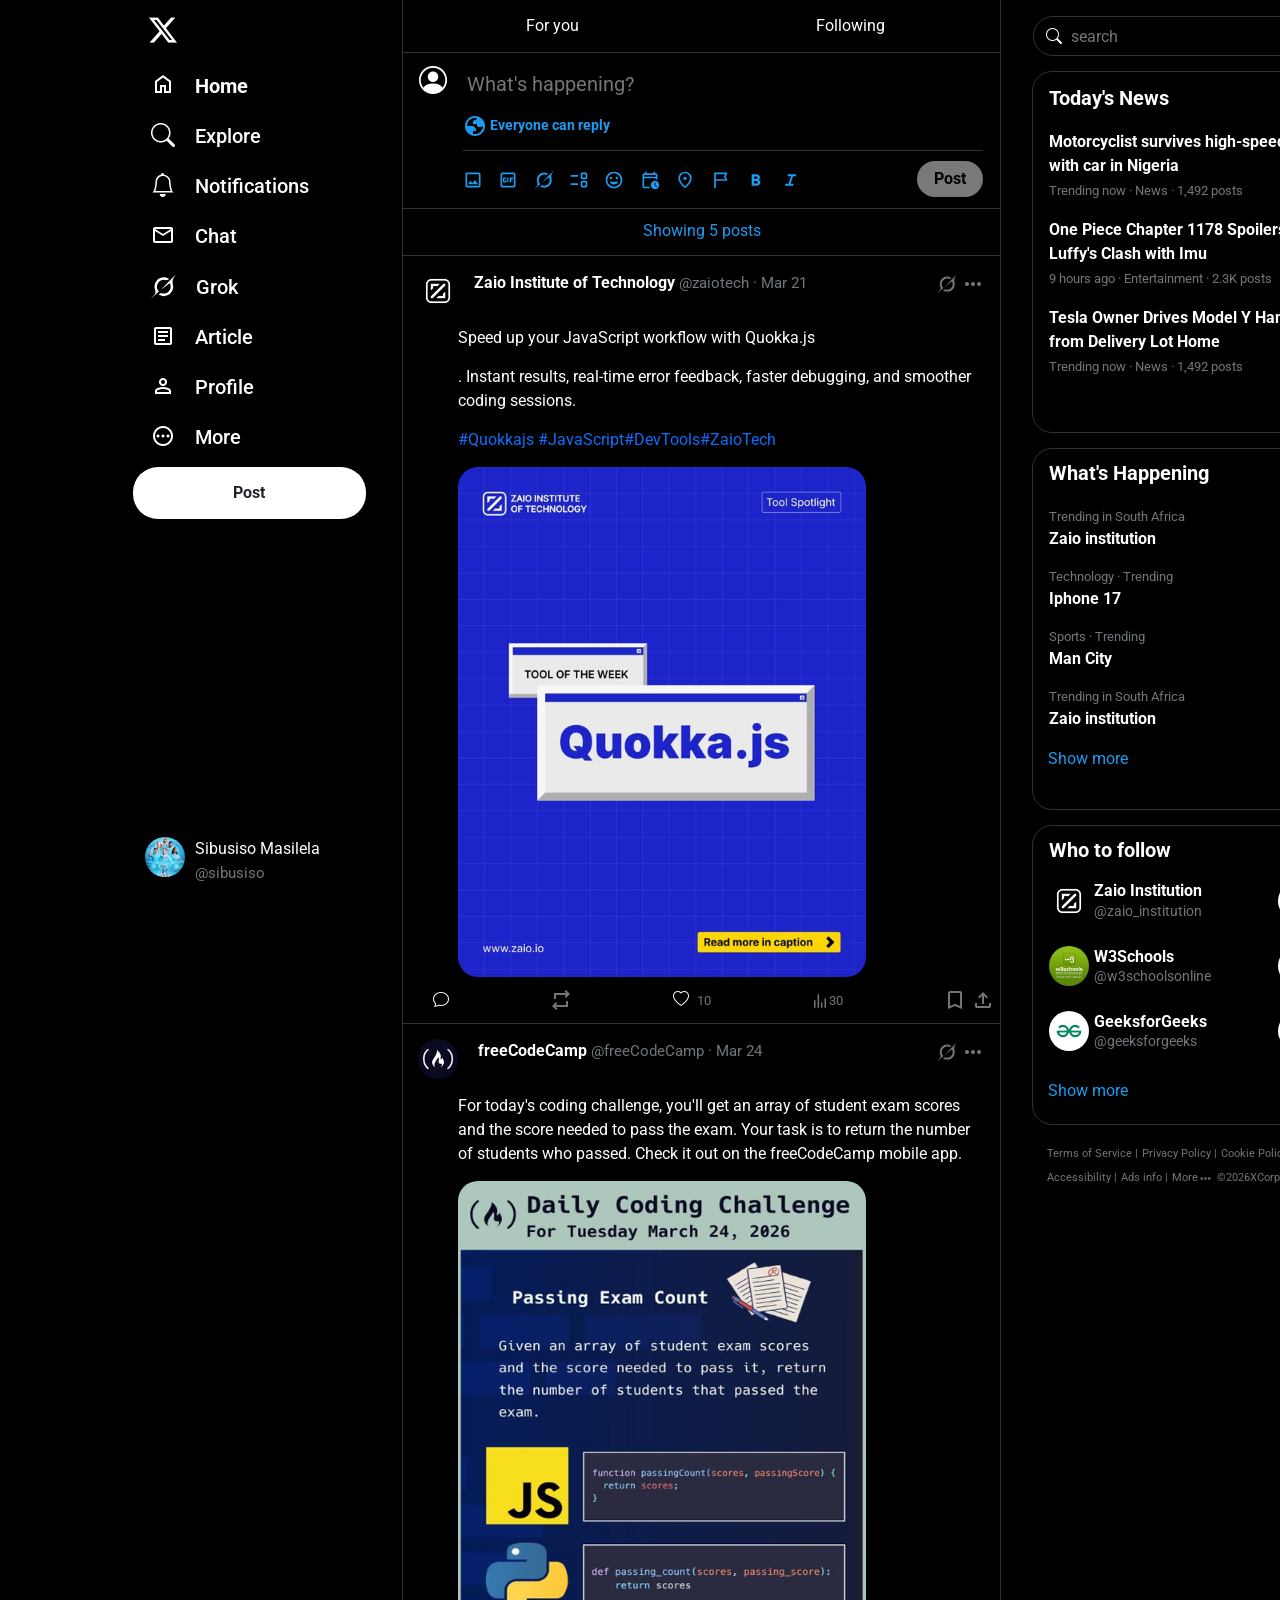
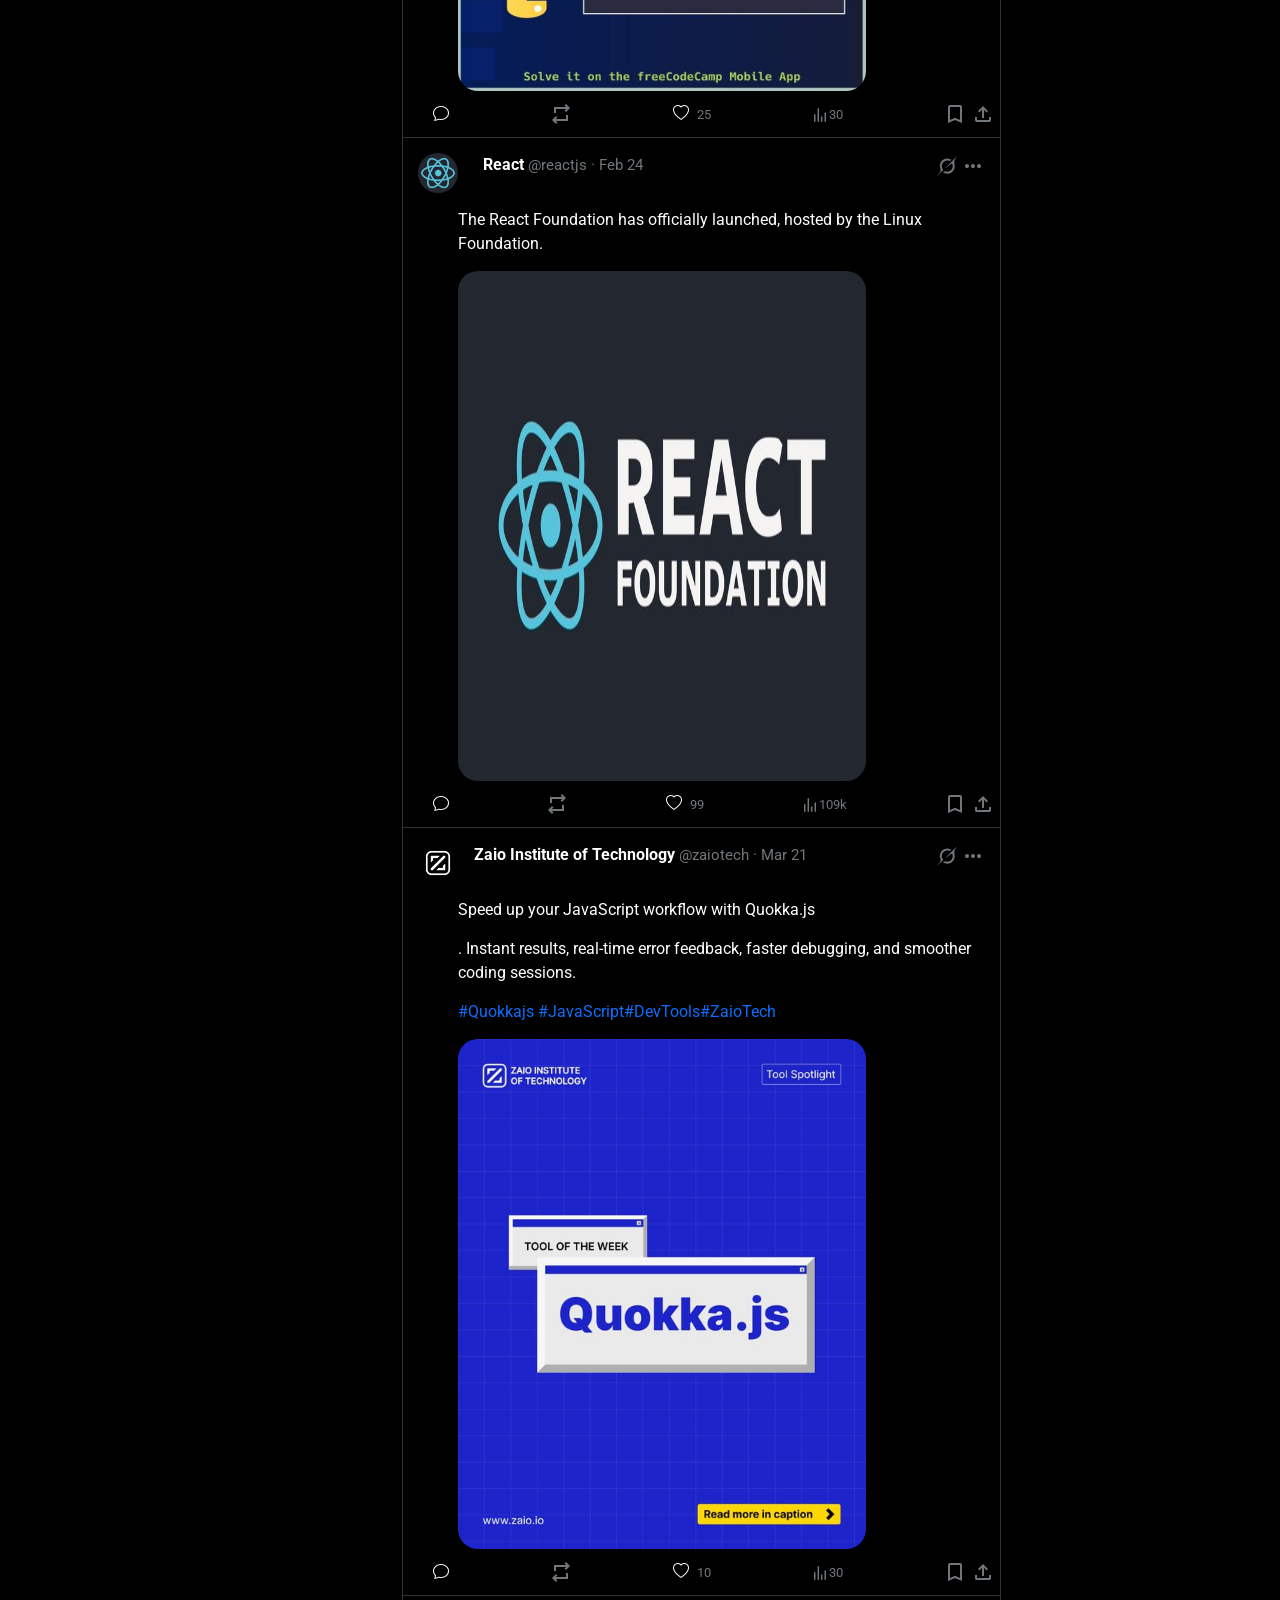
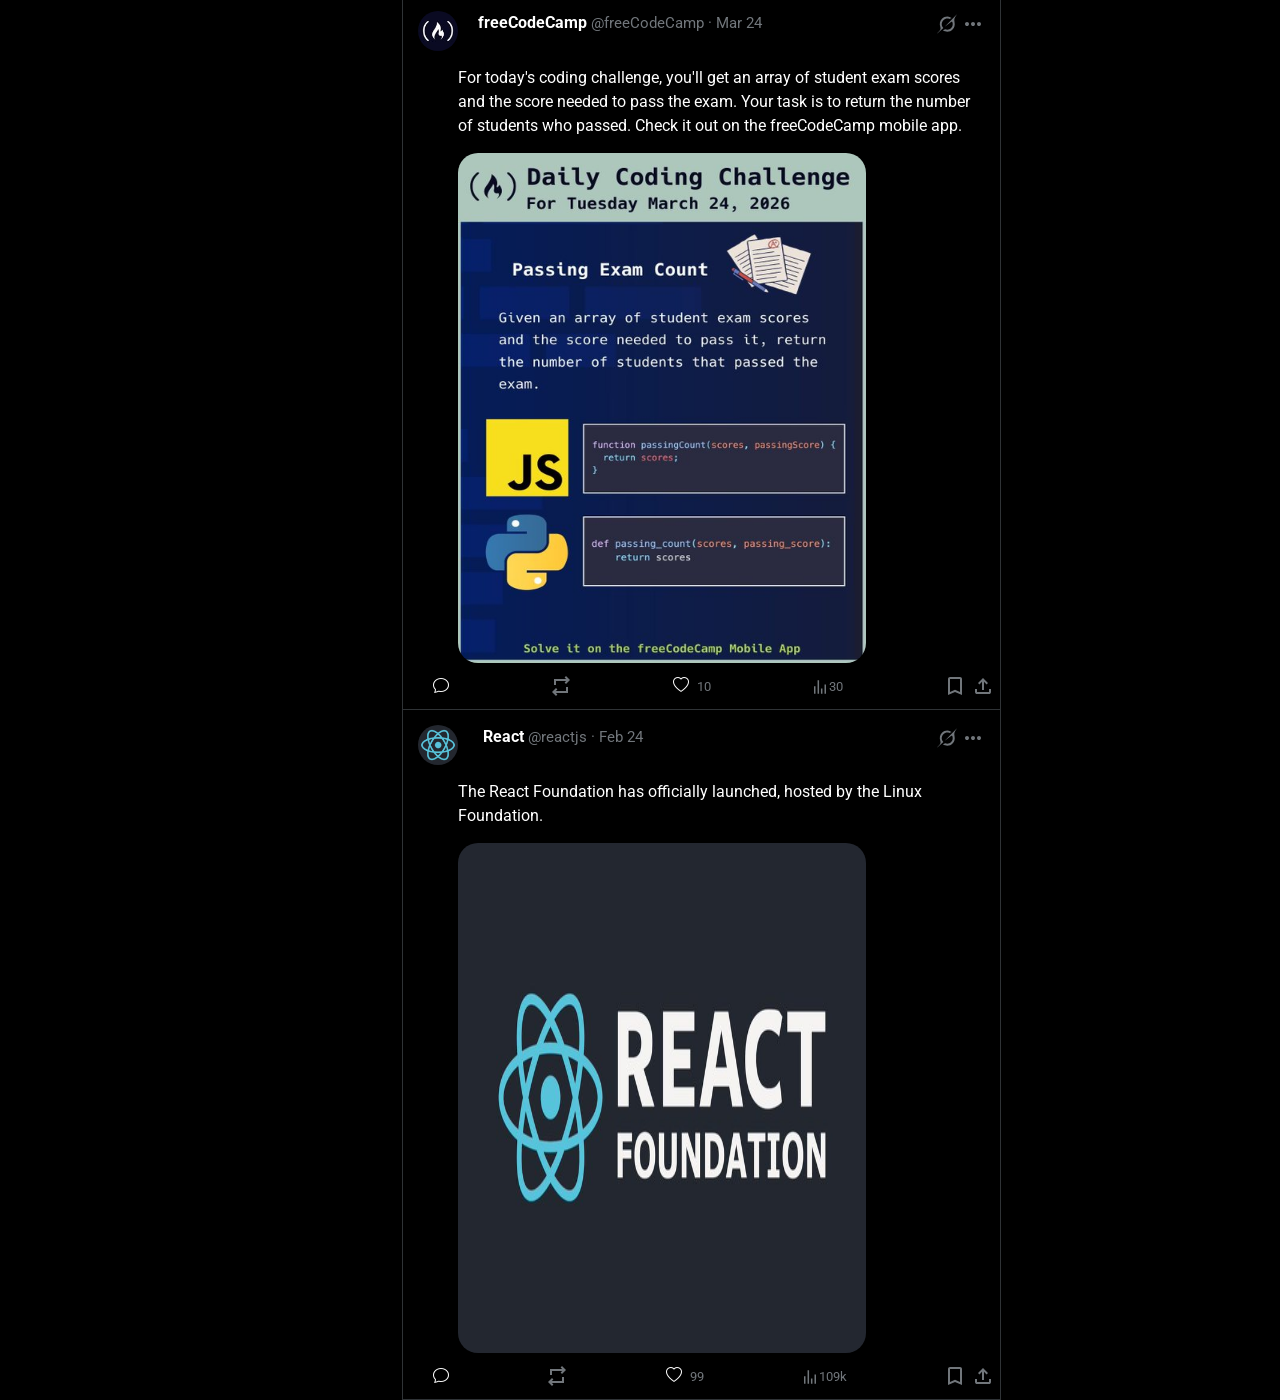
<file: index.html>
<!doctype html>
<html lang="en">
  <head>
    <meta charset="UTF-8" />
    <meta name="viewport" content="width=device-width, initial-scale=1.0" />
    <title>Twitter Landing Page</title>
    <link
      href="https://cdn.jsdelivr.net/npm/bootstrap@5.3.8/dist/css/bootstrap.min.css"
      rel="stylesheet"
      integrity="sha384-sRIl4kxILFvY47J16cr9ZwB07vP4J8+LH7qKQnuqkuIAvNWLzeN8tE5YBujZqJLB"
      crossorigin="anonymous"
    />
    <link
      rel="stylesheet"
      href="https://cdn.jsdelivr.net/npm/bootstrap-icons@1.13.1/font/bootstrap-icons.min.css"
    />
    <link
      rel="stylesheet"
      href="https://fonts.googleapis.com/css2?family=Material+Symbols+Outlined:opsz,wght,FILL,GRAD@20..48,100..700,0..1,-50..200"
    />
    <link rel="icon" href="https://abs.twimg.com/favicons/twitter.3.ico" />
    <link rel="stylesheet" href="styles.css" />
    <link rel="stylesheet" href="responsive.css" />
  </head>
  <body>
    <div class="main-body">
      <div
        class="header d-flex flex-column align-items-end justify-content-between"
      >
        <div class="sidebar">
          <div class="side-bar-links">
            <div class="logo">
              <div class="logo-item px-3">
                <i class="fs-3 bi bi-twitter-x"></i>
              </div>
            </div>
            <div class="sidebar-item">
              <a
                href="index.html"
                class="s-item item fs-5 fw-bold text-decoration-none text-white"
              >
                <span class="material-symbols-outlined"> home </span>
                Home</a
              >
            </div>
            <div class="sidebar-item">
              <a
                href="explore.html"
                class="s-item item fs-5 fw-medium text-decoration-none text-white"
              >
                <i class="fs-4 bi bi-search"></i> Explore</a
              >
            </div>
            <div class="sidebar-item">
              <span class="s-item item fs-5 fw-medium">
                <i class="fs-4 bi bi-bell"></i>
                Notifications</span
              >
            </div>
            <div class="sidebar-item">
              <span class="s-item item fs-5 fw-medium">
                <span class="material-symbols-outlined"> mail </span>
                Chat</span
              >
            </div>
            <div class="sidebar-item">
              <span class="s-item item fs-5 fw-medium">
                <img src="assets/grok.svg" alt="grok" /> Grok</span
              >
            </div>
            <div class="sidebar-item">
              <span class="s-item item fs-5 fw-medium">
                <span class="material-symbols-outlined"> article </span
                >Article</span
              >
            </div>
            <div class="sidebar-item">
              <span class="s-item item fs-5 fw-medium">
                <span class="material-symbols-outlined"> person </span>
                Profile</span
              >
            </div>
            <div class="sidebar-item">
              <span class="s-item item fs-5 fw-medium">
                <span class="material-symbols-outlined"> pending </span>
                More</span
              >
            </div>
            <div
              class="tweet bg-white d-flex align-items-center justify-content-center"
            >
              <span class="bg-white text-dark fs-6 fw-bold">Post</span>
            </div>
          </div>
          <div class="profile">
            <div class="sidebar-footer d-flex mb-3">
              <div class="header-footer-img">
                <span><img src="assets/myProfile.png" alt="my profile" /></span>
              </div>
              <div class="header-footer-profile">
                <span>Sibusiso Masilela</span>
                <span class="header-profile-email">@sibusiso</span>
              </div>
            </div>
          </div>
        </div>
      </div>
      <div class="main">
        <div class="main-top">
          <div class="top-left">
            <span>For you</span>
          </div>
          <div class="top-right">
            <span>Following</span>
          </div>
        </div>
        <div class="post-message">
          <span class="message-profile"
            ><i class="fs-3 mx-3 my-2 bi bi-person-circle"></i
          ></span>
          <input
            class="message my-1 fs-5 border border-0"
            type="text"
            placeholder="What's happening?"
          />
          <span class="fs-8 fw-bold globe"
            ><img src="assets/globe.svg" alt="globe" /> Everyone can reply</span
          >
          <div
            class="message-icons d-flex justify-content-space-between align-items-center"
          >
            <div
              class="message-icon-item d-flex justify-content-space-between align-items-center"
            >
              <div class="message-icon">
                <span class="icon fs-8"
                  ><img src="assets/image.svg" alt="image"
                /></span>
              </div>
              <div class="message-icon">
                <span class="fs-8"><img src="assets/gif.svg" alt="gif" /></span>
              </div>
              <div class="message-icon">
                <span class="fs-8"
                  ><img src="assets/blue_grok.svg" alt="grok"
                /></span>
              </div>
              <div class="message-icon">
                <span class="fs-8"
                  ><img src="assets/list.svg" alt="list"
                /></span>
              </div>
              <div class="message-icon">
                <span class="fs-8"
                  ><img src="assets/mood.svg" alt="smile"
                /></span>
              </div>
              <div class="message-icon">
                <span class="fs-8"
                  ><img src="assets/calendar_clock.svg" alt="calendar"
                /></span>
              </div>

              <div class="message-icon">
                <span class="fs-8"
                  ><img src="assets/location.svg" alt="location"
                /></span>
              </div>
              <div class="message-icon">
                <span class="fs-8"
                  ><img src="assets/flag.svg" alt="flag"
                /></span>
              </div>
              <div class="message-icon">
                <span class="fs-8"
                  ><img src="assets/bold.svg" alt="bold"
                /></span>
              </div>
              <div class="message-icon">
                <span class="fs-8"
                  ><img src="assets/italic.svg" alt="italic"
                /></span>
              </div>
            </div>
            <div class="btn-post-message">
              <button
                class="post text-black fw-bold border border-0 rounded-pill"
              >
                Post
              </button>
            </div>
          </div>
        </div>
        <div class="num-post">
          <p class="text-center text">Showing 5 posts</p>
        </div>
        <div class="posts">
          <div class="x-post">
            <div class="x-post-profile">
              <div class="x-post-profile-img">
                <img src="assets/zaio.png" alt="zaio" />
              </div>
              <div class="x-post-profile-details">
                <span class="x-post-title fw-bold"
                  >Zaio Institute of Technology</span
                >
                <span class="x-post-date">@zaiotech · Mar 21</span>
              </div>
              <div class="x-icons">
                <span class="grey_grok"
                  ><img src="assets/grey_grok.svg" alt="grey_grok"
                /></span>
                <span><img src="assets/dots.svg" alt="dots" /></span>
              </div>
            </div>
            <div class="x-post-details">
              <span>Speed up your JavaScript workflow with Quokka.js</span>
              <span
                >. Instant results, real-time error feedback, faster debugging,
                and smoother coding sessions.
              </span>
              <span
                ><a class="text-decoration-none" href="#">#Quokkajs</a>
                <a class="text-decoration-none" href="#">#JavaScript</a
                ><a class="text-decoration-none" href="#">#DevTools</a
                ><a class="text-decoration-none" href="#">#ZaioTech</a></span
              >
              <div class="post-details-pics">
                <img src="assets/zaio-post.png" alt="zaio-post" />
              </div>
            </div>
            <div class="post-footer">
              <div class="footer-icon">
                <span><i class="bi bi-chat"></i></span>
              </div>
              <div class="footer-icon">
                <span><img src="assets/repeat.svg" alt="repeat" /></span>
              </div>
              <div class="footer-icon">
                <span><i class="bi bi-heart"></i></span>
                <span class="like-count">10</span>
              </div>
              <div class="footer-icon">
                <span class="num-impression"
                  ><img
                    class="impression"
                    src="assets/impression.svg"
                    alt="impression"
                  />30</span
                >
              </div>
              <div class="footer-icon">
                <span
                  ><img src="assets/grey_bookmark.svg" alt="grey_bookmark"
                /></span>
                <span><img src="assets/upload.svg" alt="upload" /></span>
              </div>
            </div>
          </div>
          <div class="x-post">
            <div class="x-post-profile">
              <div class="x-post-profile-img">
                <img src="assets/freeCodeCamp.png" alt="freeCodeCamp" />
              </div>
              <div class="x-post-profile-details codeCamp">
                <span class="x-post-title fw-bold">freeCodeCamp</span>
                <span class="x-post-date">@freeCodeCamp · Mar 24</span>
              </div>
              <div class="x-icons">
                <span class="grey_grok"
                  ><img src="assets/grey_grok.svg" alt="grey_grok"
                /></span>
                <span><img src="assets/dots.svg" alt="dots" /></span>
              </div>
            </div>
            <div class="x-post-details">
              <span
                >For today's coding challenge, you'll get an array of student
                exam scores and the score needed to pass the exam. Your task is
                to return the number of students who passed. Check it out on the
                freeCodeCamp mobile app.
              </span>

              <div class="post-details-pics">
                <img src="assets/codeCampPost.png" alt="codeCampPost" />
              </div>
            </div>
            <div class="post-footer">
              <div class="footer-icon">
                <span><i class="bi bi-chat"></i></span>
              </div>
              <div class="footer-icon">
                <span><img src="assets/repeat.svg" alt="repeat" /></span>
              </div>
              <div class="footer-icon">
                <span><i class="bi bi-heart"></i></span>
                <span class="like-count">25</span>
              </div>
              <div class="footer-icon">
                <span class="num-impression"
                  ><img
                    class="impression"
                    src="assets/impression.svg"
                    alt="impression"
                  />30</span
                >
              </div>
              <div class="footer-icon">
                <span
                  ><img src="assets/grey_bookmark.svg" alt="grey_bookmark"
                /></span>
                <span><img src="assets/upload.svg" alt="upload" /></span>
              </div>
            </div>
          </div>
          <div class="x-post">
            <div class="x-post-profile">
              <div class="x-post-profile-img">
                <img src="assets/react.png" alt="react" />
              </div>
              <div class="x-post-profile-details react">
                <span class="x-post-title fw-bold">React</span>
                <span class="x-post-date">@reactjs · Feb 24</span>
              </div>
              <div class="x-icons">
                <span class="grey_grok"
                  ><img src="assets/grey_grok.svg" alt="grey_grok"
                /></span>
                <span><img src="assets/dots.svg" alt="dots" /></span>
              </div>
            </div>
            <div class="x-post-details">
              <span
                >The React Foundation has officially launched, hosted by the
                Linux Foundation.
              </span>

              <div class="post-details-pics react-pic">
                <img src="assets/react_post.png" alt="react-post" />
              </div>
            </div>
            <div class="post-footer">
              <div class="footer-icon">
                <span><i class="bi bi-chat"></i></span>
              </div>
              <div class="footer-icon">
                <span><img src="assets/repeat.svg" alt="repeat" /></span>
              </div>
              <div class="footer-icon">
                <span><i class="bi bi-heart"></i></span>
                <span class="like-count">99</span>
              </div>
              <div class="footer-icon">
                <span class="num-impression"
                  ><img
                    class="impression"
                    src="assets/impression.svg"
                    alt="impression"
                  />109k</span
                >
              </div>
              <div class="footer-icon">
                <span
                  ><img src="assets/grey_bookmark.svg" alt="grey_bookmark"
                /></span>
                <span><img src="assets/upload.svg" alt="upload" /></span>
              </div>
            </div>
          </div>
          <div class="x-post">
            <div class="x-post-profile">
              <div class="x-post-profile-img">
                <img src="assets/zaio.png" alt="zaio" />
              </div>
              <div class="x-post-profile-details">
                <span class="x-post-title fw-bold"
                  >Zaio Institute of Technology</span
                >
                <span class="x-post-date">@zaiotech · Mar 21</span>
              </div>
              <div class="x-icons">
                <span class="grey_grok"
                  ><img src="assets/grey_grok.svg" alt="grey_grok"
                /></span>
                <span><img src="assets/dots.svg" alt="dots" /></span>
              </div>
            </div>
            <div class="x-post-details">
              <span>Speed up your JavaScript workflow with Quokka.js</span>
              <span
                >. Instant results, real-time error feedback, faster debugging,
                and smoother coding sessions.
              </span>
              <span
                ><a class="text-decoration-none" href="#">#Quokkajs</a>
                <a class="text-decoration-none" href="#">#JavaScript</a
                ><a class="text-decoration-none" href="#">#DevTools</a
                ><a class="text-decoration-none" href="#">#ZaioTech</a></span
              >
              <div class="post-details-pics">
                <img src="assets/zaio-post.png" alt="zaio-post" />
              </div>
            </div>
            <div class="post-footer">
              <div class="footer-icon">
                <span><i class="bi bi-chat"></i></span>
              </div>
              <div class="footer-icon">
                <span><img src="assets/repeat.svg" alt="repeat" /></span>
              </div>
              <div class="footer-icon">
                <span><i class="bi bi-heart"></i></span>
                <span class="like-count">10</span>
              </div>
              <div class="footer-icon">
                <span class="num-impression"
                  ><img
                    class="impression"
                    src="assets/impression.svg"
                    alt="impression"
                  />30</span
                >
              </div>
              <div class="footer-icon">
                <span
                  ><img src="assets/grey_bookmark.svg" alt="grey_bookmark"
                /></span>
                <span><img src="assets/upload.svg" alt="upload" /></span>
              </div>
            </div>
          </div>
          <div class="x-post">
            <div class="x-post-profile">
              <div class="x-post-profile-img">
                <img src="assets/freeCodeCamp.png" alt="freeCodeCamp" />
              </div>
              <div class="x-post-profile-details codeCamp">
                <span class="x-post-title fw-bold">freeCodeCamp</span>
                <span class="x-post-date">@freeCodeCamp · Mar 24</span>
              </div>
              <div class="x-icons">
                <span class="grey_grok"
                  ><img src="assets/grey_grok.svg" alt="grey_grok"
                /></span>
                <span><img src="assets/dots.svg" alt="dots" /></span>
              </div>
            </div>
            <div class="x-post-details">
              <span
                >For today's coding challenge, you'll get an array of student
                exam scores and the score needed to pass the exam. Your task is
                to return the number of students who passed. Check it out on the
                freeCodeCamp mobile app.
              </span>

              <div class="post-details-pics">
                <img src="assets/codeCampPost.png" alt="codeCampPost" />
              </div>
            </div>
            <div class="post-footer">
              <div class="footer-icon">
                <span><i class="bi bi-chat"></i></span>
              </div>
              <div class="footer-icon">
                <span><img src="assets/repeat.svg" alt="repeat" /></span>
              </div>
              <div class="footer-icon">
                <span><i class="bi bi-heart"></i></span>
                <span class="like-count">10</span>
              </div>
              <div class="footer-icon">
                <span class="num-impression"
                  ><img
                    class="impression"
                    src="assets/impression.svg"
                    alt="impression"
                  />30</span
                >
              </div>
              <div class="footer-icon">
                <span
                  ><img src="assets/grey_bookmark.svg" alt="grey_bookmark"
                /></span>
                <span><img src="assets/upload.svg" alt="upload" /></span>
              </div>
            </div>
          </div>
          <div class="x-post">
            <div class="x-post-profile">
              <div class="x-post-profile-img">
                <img src="assets/react.png" alt="react" />
              </div>
              <div class="x-post-profile-details react">
                <span class="x-post-title fw-bold">React</span>
                <span class="x-post-date">@reactjs · Feb 24</span>
              </div>
              <div class="x-icons">
                <span class="grey_grok"
                  ><img src="assets/grey_grok.svg" alt="grey_grok"
                /></span>
                <span><img src="assets/dots.svg" alt="dots" /></span>
              </div>
            </div>
            <div class="x-post-details">
              <span
                >The React Foundation has officially launched, hosted by the
                Linux Foundation.
              </span>

              <div class="post-details-pics react-pic">
                <img src="assets/react_post.png" alt="react-post" />
              </div>
            </div>
            <div class="post-footer">
              <div class="footer-icon">
                <span><i class="bi bi-chat"></i></span>
              </div>
              <div class="footer-icon">
                <span><img src="assets/repeat.svg" alt="repeat" /></span>
              </div>
              <div class="footer-icon">
                <span><i class="bi bi-heart"></i></span>
                <span class="like-count">99</span>
              </div>
              <div class="footer-icon">
                <span class="num-impression"
                  ><img
                    class="impression"
                    src="assets/impression.svg"
                    alt="impression"
                  />109k</span
                >
              </div>
              <div class="footer-icon">
                <span
                  ><img src="assets/grey_bookmark.svg" alt="grey_bookmark"
                /></span>
                <span><img src="assets/upload.svg" alt="upload" /></span>
              </div>
            </div>
          </div>
        </div>
      </div>
      <div class="footer">
        <div class="searchbar rounded-pill mx-3">
          <span><i class="fs-6 bi bi-search"></i></span>
          <input class="border-0" type="text" placeholder="search" />
        </div>
        <div class="today-news">
          <div class="news-title">
            <span>
              <h5 class="fw-bold">Today's News</h5>
              <i class="fs-4 bi bi-x"></i
            ></span>
          </div>
          <div class="news">
            <div class="n-title">
              <span class="fw-bold fs-7"
                >Motorcyclist survives high-speed collision with car in
                Nigeria</span
              >
            </div>
            <div class="n-details">
              <span class="small-detail"
                >Trending now · News · 1,492 posts</span
              >
            </div>
          </div>
          <div class="news">
            <div class="n-title">
              <span class="fw-bold fs-7"
                >One Piece Chapter 1178 Spoilers Reveal Luffy's Clash with
                Imu</span
              >
            </div>
            <div class="n-details">
              <span class="small-detail"
                >9 hours ago · Entertainment · 2.3K posts</span
              >
            </div>
          </div>
          <div class="news">
            <div class="n-title">
              <span class="fw-bold fs-7"
                >Tesla Owner Drives Model Y Hands-Free from Delivery Lot
                Home</span
              >
            </div>
            <div class="n-details">
              <span class="small-detail"
                >Trending now · News · 1,492 posts</span
              >
            </div>
          </div>
        </div>
        <div class="sticky-footer">
          <div class="whats-happening today-news">
            <div class="news-title">
              <span>
                <h5 class="fw-bold">What's Happening</h5>
              </span>
            </div>
            <div class="news">
              <div class="n-details w-details">
                <span class="small-detail">Trending in South Africa</span>
                <img src="assets/dots.svg" alt="dots" />
              </div>
              <div class="n-title">
                <span class="fw-bold fs-7">Zaio institution</span>
              </div>
            </div>
            <div class="news">
              <div class="n-details w-details">
                <span class="small-detail">Technology · Trending</span>
                <img src="assets/dots.svg" alt="dots" />
              </div>
              <div class="n-title">
                <span class="fw-bold fs-7">Iphone 17</span>
              </div>
            </div>
            <div class="news">
              <div class="n-details w-details">
                <span class="small-detail">Sports · Trending</span>
                <img src="assets/dots.svg" alt="dots" />
              </div>
              <div class="n-title">
                <span class="fw-bold fs-7">Man City</span>
              </div>
            </div>
            <div class="news">
              <div class="n-details w-details">
                <span class="small-detail">Trending in South Africa</span>
                <img src="assets/dots.svg" alt="dots" />
              </div>
              <div class="n-title">
                <span class="fw-bold fs-7">Zaio institution</span>
              </div>
            </div>
            <div class="show-more">
              <span>Show more</span>
            </div>
          </div>
          <div class="who-to-follow">
            <div class="follow-title">
              <span>
                <h5 class="fw-bold">Who to follow</h5>
              </span>
            </div>
            <div class="follow">
              <div class="follow-details">
                <div class="follow-image">
                  <img src="assets/zaio.png" alt="zaio" />
                </div>
                <div class="follow-profile">
                  <span class="follow-profile fw-bolder">
                    Zaio Institution</span
                  >
                  <span class="follow-acc">@zaio_institution</span>
                </div>
              </div>
              <div class="follow-button">
                <button
                  class="btn border border-0 w-78 bg-white fw-bold text-dark rounded-pill"
                >
                  Follow
                </button>
              </div>
            </div>
            <div class="follow">
              <div class="follow-details">
                <div class="follow-image">
                  <img src="assets/w3schools.png" alt="w3schools" />
                </div>
                <div class="follow-profile">
                  <span class="follow-profile fw-bolder">W3Schools</span>
                  <span class="follow-acc">@w3schoolsonline</span>
                </div>
              </div>
              <div class="follow-button">
                <button
                  class="btn border border-0 w-78 bg-white fw-bold text-dark rounded-pill"
                >
                  Follow
                </button>
              </div>
            </div>
            <div class="follow">
              <div class="follow-details">
                <div class="follow-image">
                  <img src="assets/geek4geeks.png" alt="geeksforgeeks" />
                </div>
                <div class="follow-profile">
                  <span class="follow-profile fw-bolder">GeeksforGeeks</span>
                  <span class="follow-acc">@geeksforgeeks</span>
                </div>
              </div>
              <div class="follow-button">
                <button
                  class="btn border border-0 w-78 bg-white fw-bold text-dark rounded-pill"
                >
                  Follow
                </button>
              </div>
            </div>

            <div class="show-more">
              <span>Show more</span>
            </div>
          </div>
          <div class="footer-details">
            <div class="f-detail">
              <span>Terms of Service |</span>
              <span>Privacy Policy |</span>
              <span>Cookie Policy |</span>
              <span>Accessibility |</span>
              <span>Ads info |</span>
              <span>More<img src="assets/dots.svg" alt="dots" /></span>
              <span>©2026XCorp.</span>
            </div>
          </div>
        </div>
      </div>
    </div>
    <script src="script.js"></script>
  </body>
</html>
</file>
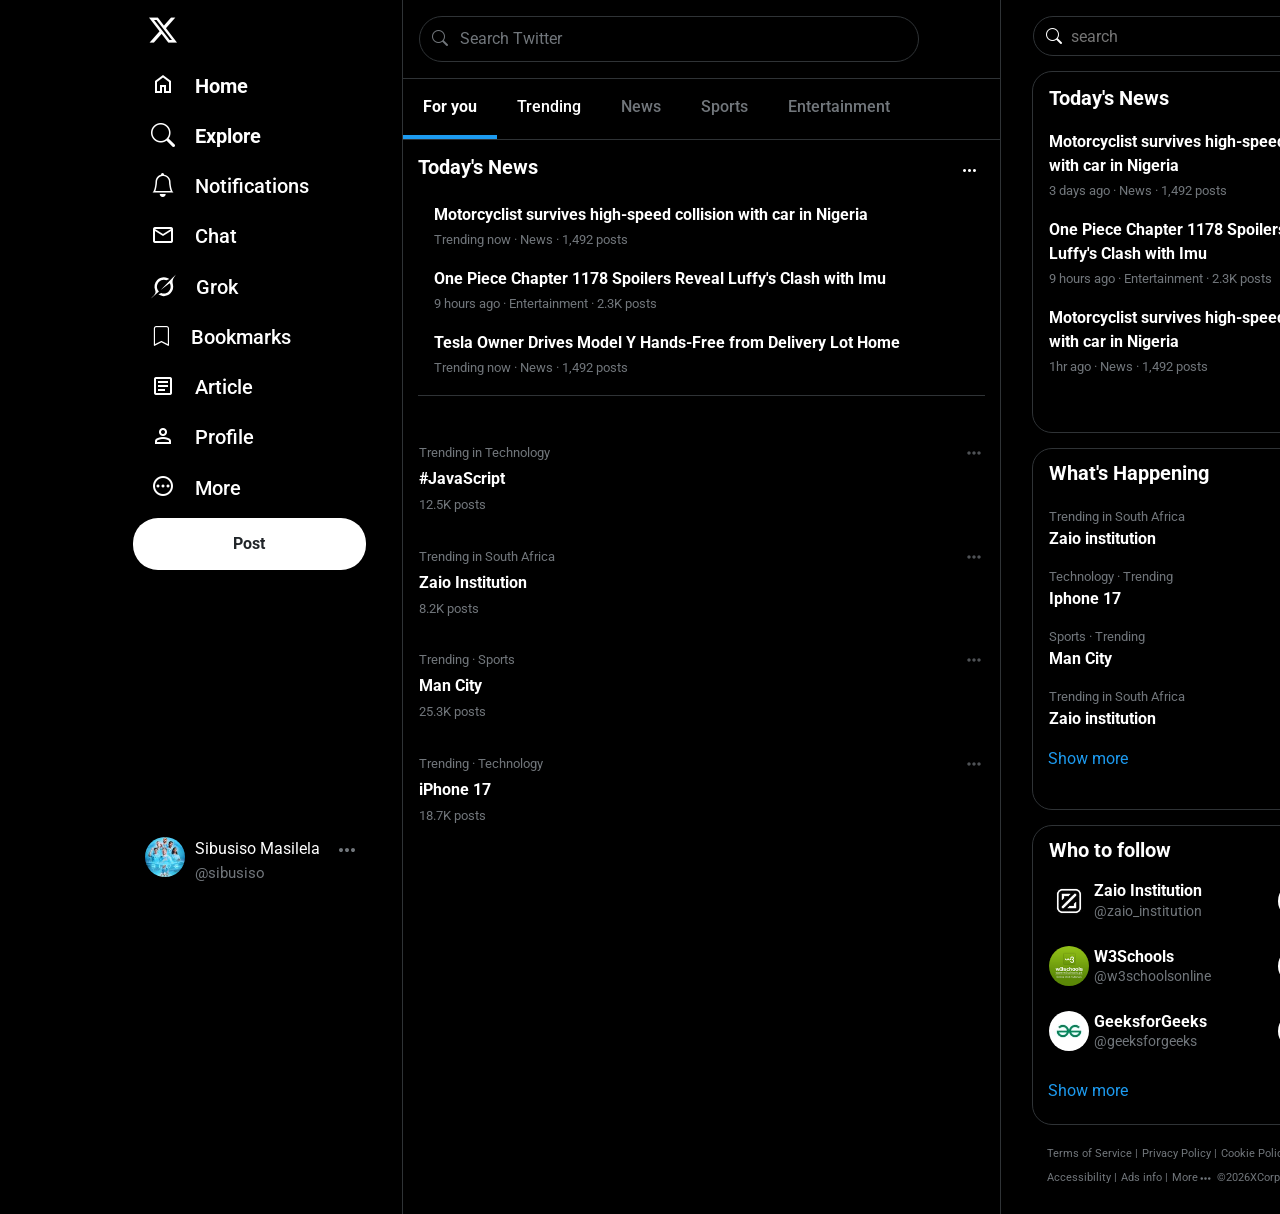
<file: explore.html>
<!doctype html>
<html lang="en">
  <head>
    <meta charset="UTF-8" />
    <meta name="viewport" content="width=device-width, initial-scale=1.0" />
    <title>Explore - Twitter</title>
    <link
      href="https://cdn.jsdelivr.net/npm/bootstrap@5.3.8/dist/css/bootstrap.min.css"
      rel="stylesheet"
      integrity="sha384-sRIl4kxILFvY47J16cr9ZwB07vP4J8+LH7qKQnuqkuIAvNWLzeN8tE5YBujZqJLB"
      crossorigin="anonymous"
    />
    <link
      rel="stylesheet"
      href="https://cdn.jsdelivr.net/npm/bootstrap-icons@1.13.1/font/bootstrap-icons.min.css"
    />
    <link
      rel="stylesheet"
      href="https://fonts.googleapis.com/css2?family=Material+Symbols+Outlined:opsz,wght,FILL,GRAD@20..48,100..700,0..1,-50..200"
    />
    <link rel="stylesheet" href="styles.css" />
    <link rel="stylesheet" href="responsive.css" />
  </head>
  <body>
    <div class="main-body">
      <div
        class="header d-flex flex-column align-items-end justify-content-between"
      >
        <div class="sidebar">
          <div class="side-bar-links">
            <div class="logo">
              <div class="logo-item px-3">
                <i class="fs-3 bi bi-twitter-x"></i>
              </div>
            </div>
            <div class="sidebar-item">
              <a
                href="index.html"
                class="s-item item fw-bold fs-5 text-decoration-none text-white"
              >
                <span class="material-symbols-outlined"> home </span>
                Home</a
              >
            </div>
            <div class="sidebar-item">
              <span class="s-item item fs-5 fw-bold active">
                <i class="fs-4 bi bi-search"></i> Explore</span
              >
            </div>
            <div class="sidebar-item">
              <span class="s-item item fs-5 fw-medium">
                <i class="fs-4 bi bi-bell"></i>
                Notifications</span
              >
            </div>
            <div class="sidebar-item">
              <span class="s-item item fs-5 fw-medium">
                <span class="material-symbols-outlined"> mail </span> Chat</span
              >
            </div>
            <div class="sidebar-item">
              <span class="s-item item fs-5 fw-medium">
                <img src="assets/grok.svg" alt="grok" /> Grok</span
              >
            </div>
            <div class="sidebar-item">
              <span class="s-item item fs-5 fw-medium">
                <i class="fs-5 bi bi-bookmark"></i>
                Bookmarks</span
              >
            </div>
            <div class="sidebar-item">
              <span class="s-item item fs-5 fw-medium">
                <span class="material-symbols-outlined"> article </span
                >Article</span
              >
            </div>
            <div class="sidebar-item">
              <span class="s-item item fs-5 fw-medium">
                <span class="material-symbols-outlined"> person </span>
                Profile</span
              >
            </div>
            <div class="sidebar-item">
              <span class="s-item item fs-5 fw-medium">
                <span class="material-symbols-outlined"> pending </span>
                More</span
              >
            </div>
            <div
              class="tweet bg-white d-flex align-items-center justify-content-center"
            >
              <span class="bg-white text-dark fs-6 fw-bold">Post</span>
            </div>
          </div>
          <div class="profile">
            <div class="sidebar-footer d-flex mb-3">
              <div class="header-footer-img">
                <span><img src="assets/myProfile.png" alt="my profile" /></span>
              </div>
              <div class="header-footer-profile">
                <span>Sibusiso Masilela</span>
                <span class="header-profile-email">@sibusiso</span>
              </div>
              <div class="header-footer-icon">
                <span><img src="assets/dots.svg" alt="dots" /></span>
              </div>
            </div>
          </div>
        </div>
      </div>
      <div class="main">
        <!-- Search Bar -->
        <div class="explore-search">
          <div class="search-container">
            <i class="bi bi-search"></i>
            <input type="text" placeholder="Search Twitter" />
          </div>
        </div>

        <!-- Trending Tabs -->
        <div class="trending-tabs">
          <div class="tab active">For you</div>
          <div class="tab">
            <a href="trending.html" class="text-decoration-none text-white"
              >Trending</a
            >
          </div>
          <div class="tab">News</div>
          <div class="tab">Sports</div>
          <div class="tab">Entertainment</div>
        </div>

        <div class="news-content">
          <div class="today-news-content">
            <div class="news-title-content">
              <span>
                <h5 class="fw-bold">Today's News</h5>
                <i class="bi bi-three-dots"></i>
              </span>
            </div>
            <div class="news">
              <div class="n-title">
                <span class="fw-bold fs-7"
                  >Motorcyclist survives high-speed collision with car in
                  Nigeria</span
                >
              </div>
              <div class="n-details">
                <span class="small-detail"
                  >Trending now · News · 1,492 posts</span
                >
              </div>
            </div>
            <div class="news">
              <div class="n-title">
                <span class="fw-bold fs-7"
                  >One Piece Chapter 1178 Spoilers Reveal Luffy's Clash with
                  Imu</span
                >
              </div>
              <div class="n-details">
                <span class="small-detail"
                  >9 hours ago · Entertainment · 2.3K posts</span
                >
              </div>
            </div>
            <div class="news">
              <div class="n-title">
                <span class="fw-bold fs-7"
                  >Tesla Owner Drives Model Y Hands-Free from Delivery Lot
                  Home</span
                >
              </div>
              <div class="n-details">
                <span class="small-detail"
                  >Trending now · News · 1,492 posts</span
                >
              </div>
            </div>
          </div>
        </div>
        <!-- Trending Content -->
        <div class="trending-content">
          <div class="trending-item">
            <div class="trending-category">
              <span>Trending in Technology</span>
              <img src="assets/dots.svg" alt="dots" />
            </div>
            <div class="trending-title">#JavaScript</div>
            <div class="trending-posts">12.5K posts</div>
          </div>

          <div class="trending-item">
            <div class="trending-category">
              <span>Trending in South Africa</span>
              <img src="assets/dots.svg" alt="dots" />
            </div>
            <div class="trending-title">Zaio Institution</div>
            <div class="trending-posts">8.2K posts</div>
          </div>

          <div class="trending-item">
            <div class="trending-category">
              <span>Trending · Sports</span>
              <img src="assets/dots.svg" alt="dots" />
            </div>
            <div class="trending-title">Man City</div>
            <div class="trending-posts">25.3K posts</div>
          </div>

          <div class="trending-item">
            <div class="trending-category">
              <span>Trending · Technology</span>
              <img src="assets/dots.svg" alt="dots" />
            </div>
            <div class="trending-title">iPhone 17</div>
            <div class="trending-posts">18.7K posts</div>
          </div>
        </div>
      </div>

      <!-- Right Sidebar with Today's News and Who to Follow -->
      <div class="footer">
        <div class="searchbar rounded-pill mx-3">
          <span><i class="fs-6 bi bi-search"></i></span>
          <input class="border-0" type="text" placeholder="search" />
        </div>
        <div class="today-news">
          <div class="news-title">
            <span>
              <h5 class="fw-bold">Today's News</h5>
              <i class="fs-4 bi bi-x"></i
            ></span>
          </div>
          <div class="news">
            <div class="n-title">
              <span class="fw-bold fs-7"
                >Motorcyclist survives high-speed collision with car in
                Nigeria</span
              >
            </div>
            <div class="n-details">
              <span class="small-detail">3 days ago · News · 1,492 posts</span>
            </div>
          </div>
          <div class="news">
            <div class="n-title">
              <span class="fw-bold fs-7"
                >One Piece Chapter 1178 Spoilers Reveal Luffy's Clash with
                Imu</span
              >
            </div>
            <div class="n-details">
              <span class="small-detail"
                >9 hours ago · Entertainment · 2.3K posts</span
              >
            </div>
          </div>
          <div class="news">
            <div class="n-title">
              <span class="fw-bold fs-7"
                >Motorcyclist survives high-speed collision with car in
                Nigeria</span
              >
            </div>
            <div class="n-details">
              <span class="small-detail">1hr ago · News · 1,492 posts</span>
            </div>
          </div>
        </div>
        <div class="sticky-footer">
          <div class="whats-happening today-news">
            <div class="news-title">
              <span>
                <h5 class="fw-bold">What's Happening</h5>
              </span>
            </div>
            <div class="news">
              <div class="n-details w-details">
                <span class="small-detail">Trending in South Africa</span>
                <img src="assets/dots.svg" alt="dots" />
              </div>
              <div class="n-title">
                <span class="fw-bold fs-7">Zaio institution</span>
              </div>
            </div>
            <div class="news">
              <div class="n-details w-details">
                <span class="small-detail">Technology · Trending</span>
                <img src="assets/dots.svg" alt="dots" />
              </div>
              <div class="n-title">
                <span class="fw-bold fs-7">Iphone 17</span>
              </div>
            </div>
            <div class="news">
              <div class="n-details w-details">
                <span class="small-detail">Sports · Trending</span>
                <img src="assets/dots.svg" alt="dots" />
              </div>
              <div class="n-title">
                <span class="fw-bold fs-7">Man City</span>
              </div>
            </div>
            <div class="news">
              <div class="n-details w-details">
                <span class="small-detail">Trending in South Africa</span>
                <img src="assets/dots.svg" alt="dots" />
              </div>
              <div class="n-title">
                <span class="fw-bold fs-7">Zaio institution</span>
              </div>
            </div>
            <div class="show-more">
              <span>Show more</span>
            </div>
          </div>
          <div class="who-to-follow">
            <div class="follow-title">
              <span>
                <h5 class="fw-bold">Who to follow</h5>
              </span>
            </div>
            <div class="follow">
              <div class="follow-details">
                <div class="follow-image">
                  <img src="assets/zaio.png" alt="zaio" />
                </div>
                <div class="follow-profile">
                  <span class="follow-profile fw-bolder">
                    Zaio Institution</span
                  >
                  <span class="follow-acc">@zaio_institution</span>
                </div>
              </div>
              <div class="follow-button">
                <button
                  class="btn border border-0 w-78 bg-white fw-bold text-dark rounded-pill"
                >
                  Follow
                </button>
              </div>
            </div>
            <div class="follow">
              <div class="follow-details">
                <div class="follow-image">
                  <img src="assets/w3schools.png" alt="w3schools" />
                </div>
                <div class="follow-profile">
                  <span class="follow-profile fw-bolder">W3Schools</span>
                  <span class="follow-acc">@w3schoolsonline</span>
                </div>
              </div>
              <div class="follow-button">
                <button
                  class="btn border border-0 w-78 bg-white fw-bold text-dark rounded-pill"
                >
                  Follow
                </button>
              </div>
            </div>
            <div class="follow">
              <div class="follow-details">
                <div class="follow-image">
                  <img src="assets/geek4geeks.png" alt="geeksforgeeks" />
                </div>
                <div class="follow-profile">
                  <span class="follow-profile fw-bolder">GeeksforGeeks</span>
                  <span class="follow-acc">@geeksforgeeks</span>
                </div>
              </div>
              <div class="follow-button">
                <button
                  class="btn border border-0 w-78 bg-white fw-bold text-dark rounded-pill"
                >
                  Follow
                </button>
              </div>
            </div>

            <div class="show-more">
              <span>Show more</span>
            </div>
          </div>
          <div class="footer-details">
            <div class="f-detail">
              <span>Terms of Service |</span>
              <span>Privacy Policy |</span>
              <span>Cookie Policy |</span>
              <span>Accessibility |</span>
              <span>Ads info |</span>
              <span>More<img src="assets/dots.svg" alt="dots" /></span>
              <span>©2026XCorp.</span>
            </div>
          </div>
        </div>
      </div>
    </div>
    <script src="script.js"></script>
  </body>
</html>
</file>
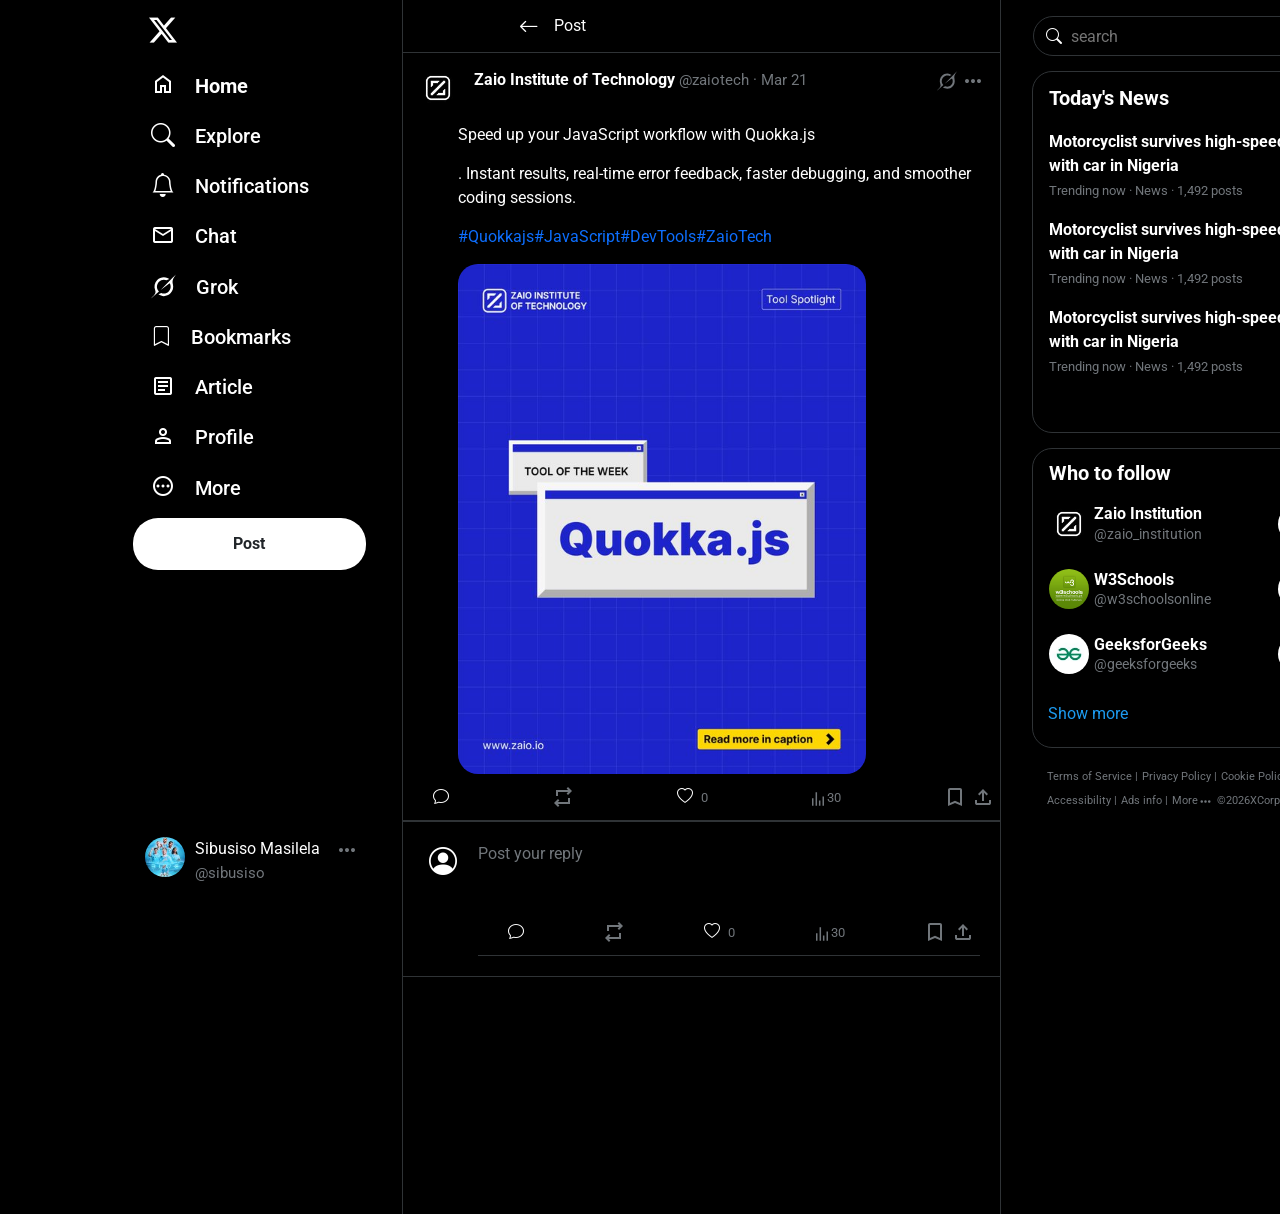
<file: post.html>
<!doctype html>
<html lang="en">
  <head>
    <meta charset="UTF-8" />
    <meta name="viewport" content="width=device-width, initial-scale=1.0" />
    <title>Post - Twitter</title>
    <link
      href="https://cdn.jsdelivr.net/npm/bootstrap@5.3.8/dist/css/bootstrap.min.css"
      rel="stylesheet"
      integrity="sha384-sRIl4kxILFvY47J16cr9ZwB07vP4J8+LH7qKQnuqkuIAvNWLzeN8tE5YBujZqJLB"
      crossorigin="anonymous"
    />
    <link
      rel="stylesheet"
      href="https://cdn.jsdelivr.net/npm/bootstrap-icons@1.13.1/font/bootstrap-icons.min.css"
    />
    <link
      rel="stylesheet"
      href="https://fonts.googleapis.com/css2?family=Material+Symbols+Outlined:opsz,wght,FILL,GRAD@20..48,100..700,0..1,-50..200"
    />
    <link rel="stylesheet" href="styles.css" />
    <link rel="stylesheet" href="responsive.css" />
  </head>
  <body>
    <div class="main-body">
      <div
        class="header d-flex flex-column align-items-end justify-content-between"
      >
        <div class="sidebar">
          <div class="side-bar-links">
            <div class="logo">
              <div class="logo-item px-3">
                <i class="fs-3 bi bi-twitter-x"></i>
              </div>
            </div>
            <div class="sidebar-item">
              <a href="index.html" class="s-item item fw-bold fs-5 text-decoration-none text-white">
                <span class="material-symbols-outlined"> home </span>
                Home</a
              >
            </div>
            <div class="sidebar-item">
              <a href="explore.html" class="s-item item fs-5 fw-medium text-decoration-none text-white">
                <i class="fs-4 bi bi-search"></i> Explore</a>
            </div>
            <div class="sidebar-item">
              <span class="s-item item fs-5 fw-medium">
                <i class="fs-4 bi bi-bell"></i>
                Notifications</span
              >
            </div>
            <div class="sidebar-item">
              <span class="s-item item fs-5 fw-medium">
                <span class="material-symbols-outlined"> mail </span> Chat</span
              >
            </div>
            <div class="sidebar-item">
              <span class="s-item item fs-5 fw-medium">
                <img src="assets/grok.svg" alt="grok" /> Grok</span
              >
            </div>
            <div class="sidebar-item">
              <span class="s-item item fs-5 fw-medium">
                <i class="fs-5 bi bi-bookmark"></i>
                Bookmarks</span
              >
            </div>
            <div class="sidebar-item">
              <span class="s-item item fs-5 fw-medium">
                <span class="material-symbols-outlined"> article </span
                >Article</span
              >
            </div>
            <div class="sidebar-item">
              <span class="s-item item fs-5 fw-medium">
                <span class="material-symbols-outlined"> person </span>
                Profile</span
              >
            </div>
            <div class="sidebar-item">
              <span class="s-item item fs-5 fw-medium">
                <span class="material-symbols-outlined"> pending </span>
                More</span
              >
            </div>
            <div
              class="tweet bg-white d-flex align-items-center justify-content-center"
            >
              <span class="bg-white text-dark fs-6 fw-bold">Post</span>
            </div>
          </div>
          <div class="profile">
            <div class="sidebar-footer d-flex mb-3">
              <div class="header-footer-img">
                <span><img src="assets/myProfile.png" alt="my profile" /></span>
              </div>
              <div class="header-footer-profile">
                <span>Sibusiso Masilela</span>
                <span class="header-profile-email">@sibusiso</span>
              </div>
              <div class="header-footer-icon">
                <span><img src="assets/dots.svg" alt="dots" /></span>
              </div>
            </div>
          </div>
        </div>
      </div>
      <div class="main">
        <div class="main-top">
          <div class="top-left">
            <i class="bi bi-arrow-left"></i>
            <span>Post</span>
          </div>
        </div>
        
        <div class="post-detail-container">
          <!-- Post content will be dynamically inserted here -->
        </div>
        
        <!-- Reply Section -->
        <div class="reply-section">
          <div class="reply-input">
            <div class="reply-profile">
              <i class="fs-3 bi bi-person-circle"></i>
            </div>
            <div class="reply-content">
              <textarea placeholder="Post your reply"></textarea>
              <div class="post-footer">
                <div class="footer-icon">
                  <span><i class="bi bi-chat"></i></span>
                </div>
                <div class="footer-icon">
                  <span><img src="assets/repeat.svg" alt="repeat" /></span>
                </div>
                <div class="footer-icon">
                  <span><i class="bi bi-heart"></i></span>
                  <span class="like-count">0</span>
                </div>
                <div class="footer-icon">
                  <span class="num-impression"><img class="impression" src="assets/impression.svg" alt="impression" />30</span>
                </div>
                <div class="footer-icon">
                  <span><img src="assets/grey_bookmark.svg" alt="grey_bookmark" /></span>
                  <span><img src="assets/upload.svg" alt="upload" /></span>
                </div>
              </div>
            </div>
          </div>
        </div>
      </div>
      
      <!-- Right Sidebar -->
      <div class="footer">
        <div class="searchbar rounded-pill mx-3">
          <span><i class="fs-6 bi bi-search"></i></span>
          <input class="border-0" type="text" placeholder="search" />
        </div>
        <div class="today-news">
          <div class="news-title">
            <span>
              <h5 class="fw-bold">Today's News</h5>
              <i class="fs-4 bi bi-x"></i
            ></span>
          </div>
          <div class="news">
            <div class="n-title">
              <span class="fw-bold fs-7"
                >Motorcyclist survives high-speed collision with car in
                Nigeria</span
              >
            </div>
            <div class="n-details">
              <span class="small-detail"
                >Trending now · News · 1,492 posts</span
              >
            </div>
          </div>
          <div class="news">
            <div class="n-title">
              <span class="fw-bold fs-7"
                >Motorcyclist survives high-speed collision with car in
                Nigeria</span
              >
            </div>
            <div class="n-details">
              <span class="small-detail"
                >Trending now · News · 1,492 posts</span
              >
            </div>
          </div>
          <div class="news">
            <div class="n-title">
              <span class="fw-bold fs-7"
                >Motorcyclist survives high-speed collision with car in
                Nigeria</span
              >
            </div>
            <div class="n-details">
              <span class="small-detail"
                >Trending now · News · 1,492 posts</span
              >
            </div>
          </div>
        </div>
        <div class="sticky-footer">
          <div class="who-to-follow">
            <div class="follow-title">
              <span>
                <h5 class="fw-bold">Who to follow</h5>
              </span>
            </div>
            <div class="follow">
              <div class="follow-details">
                <div class="follow-image">
                  <img src="assets/zaio.png" alt="zaio" />
                </div>
                <div class="follow-profile">
                  <span class="follow-profile fw-bolder">
                    Zaio Institution</span
                  >
                  <span class="follow-acc">@zaio_institution</span>
                </div>
              </div>
              <div class="follow-button">
                <button
                  class="btn border border-0 w-78 bg-white fw-bold text-dark rounded-pill"
                >
                  Follow
                </button>
              </div>
            </div>
            <div class="follow">
              <div class="follow-details">
                <div class="follow-image">
                  <img src="assets/w3schools.png" alt="w3schools" />
                </div>
                <div class="follow-profile">
                  <span class="follow-profile fw-bolder">W3Schools</span>
                  <span class="follow-acc">@w3schoolsonline</span>
                </div>
              </div>
              <div class="follow-button">
                <button
                  class="btn border border-0 w-78 bg-white fw-bold text-dark rounded-pill"
                >
                  Follow
                </button>
              </div>
            </div>
            <div class="follow">
              <div class="follow-details">
                <div class="follow-image">
                  <img src="assets/geek4geeks.png" alt="geeksforgeeks" />
                </div>
                <div class="follow-profile">
                  <span class="follow-profile fw-bolder">GeeksforGeeks</span>
                  <span class="follow-acc">@geeksforgeeks</span>
                </div>
              </div>
              <div class="follow-button">
                <button
                  class="btn border border-0 w-78 bg-white fw-bold text-dark rounded-pill"
                >
                  Follow
                </button>
              </div>
            </div>

            <div class="show-more">
              <span>Show more</span>
            </div>
          </div>
          <div class="footer-details">
            <div class="f-detail">
              <span>Terms of Service |</span>
              <span>Privacy Policy |</span>
              <span>Cookie Policy |</span>
              <span>Accessibility |</span>
              <span>Ads info |</span>
              <span>More<img src="assets/dots.svg" alt="dots" /></span>
              <span>©2026XCorp.</span>
            </div>
          </div>
        </div>
      </div>
    </div>
    <script src="script.js"></script>
  </body>
</html>
</file>
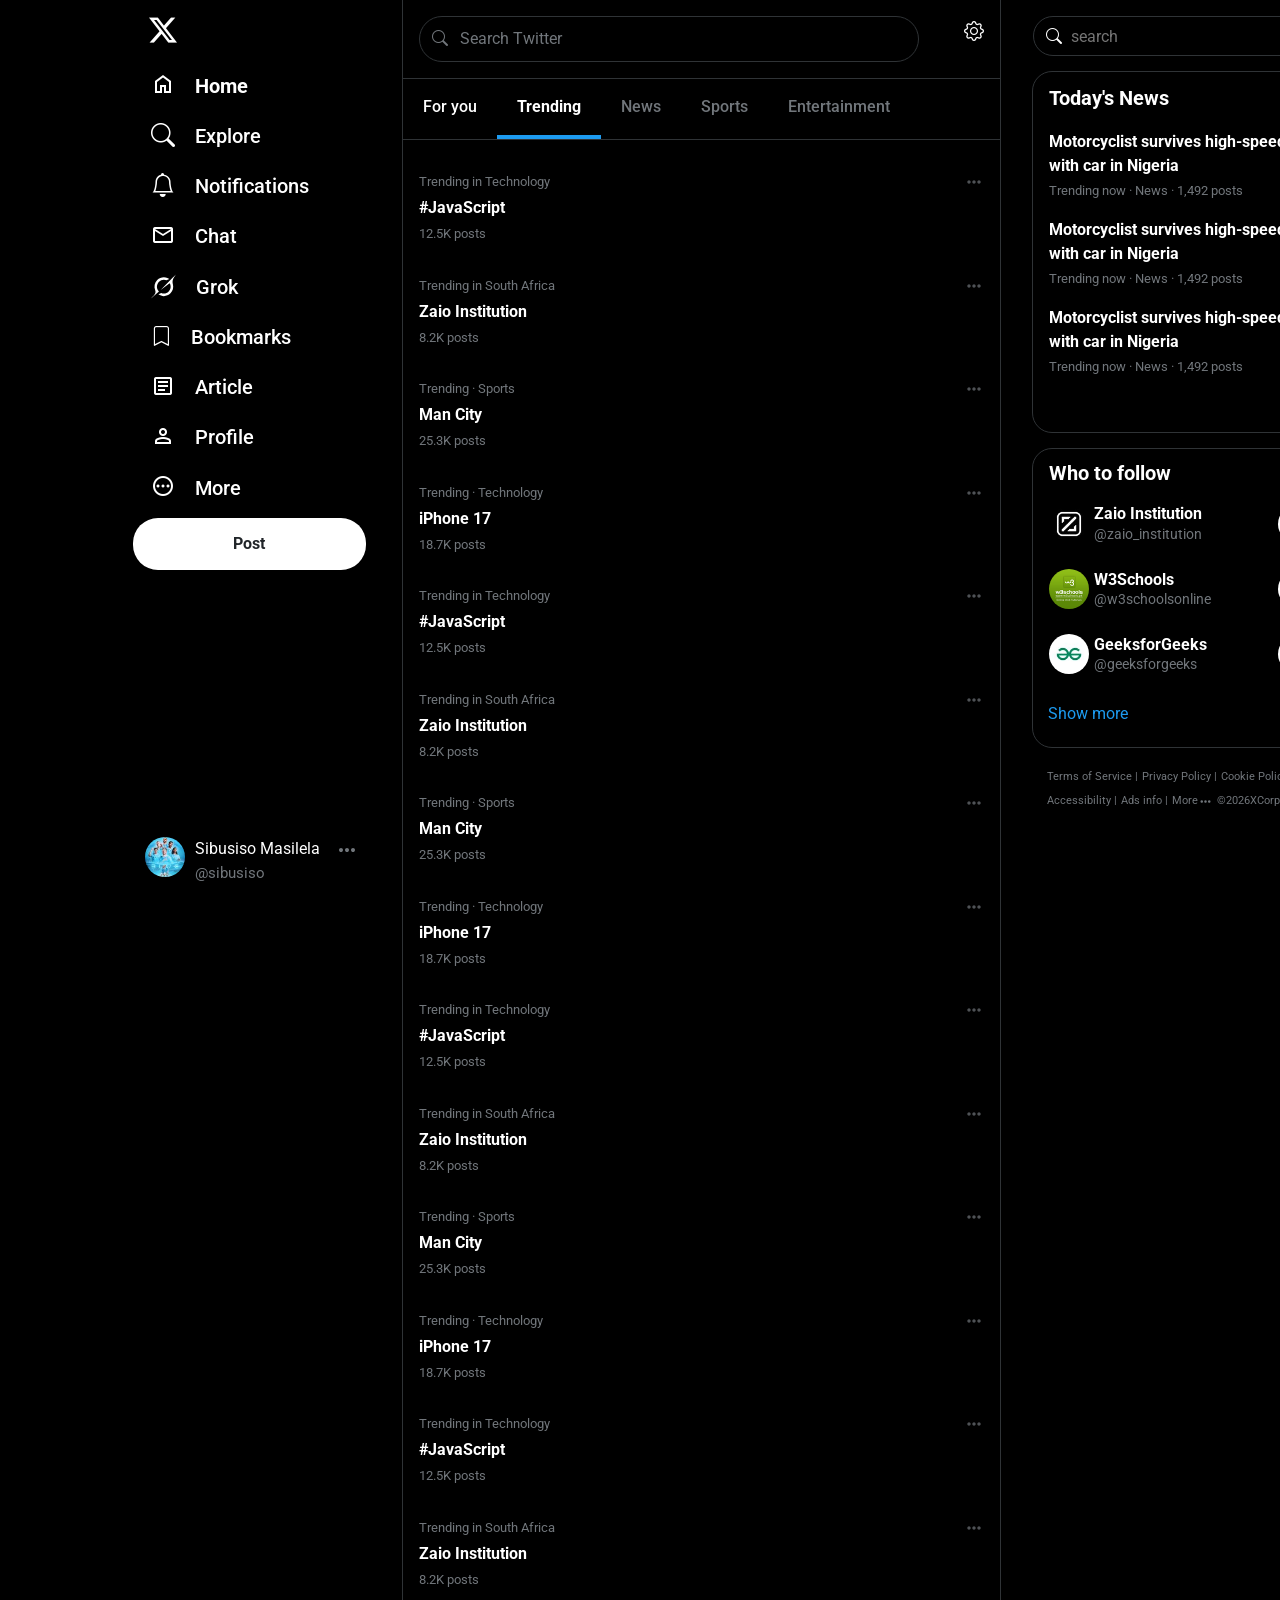
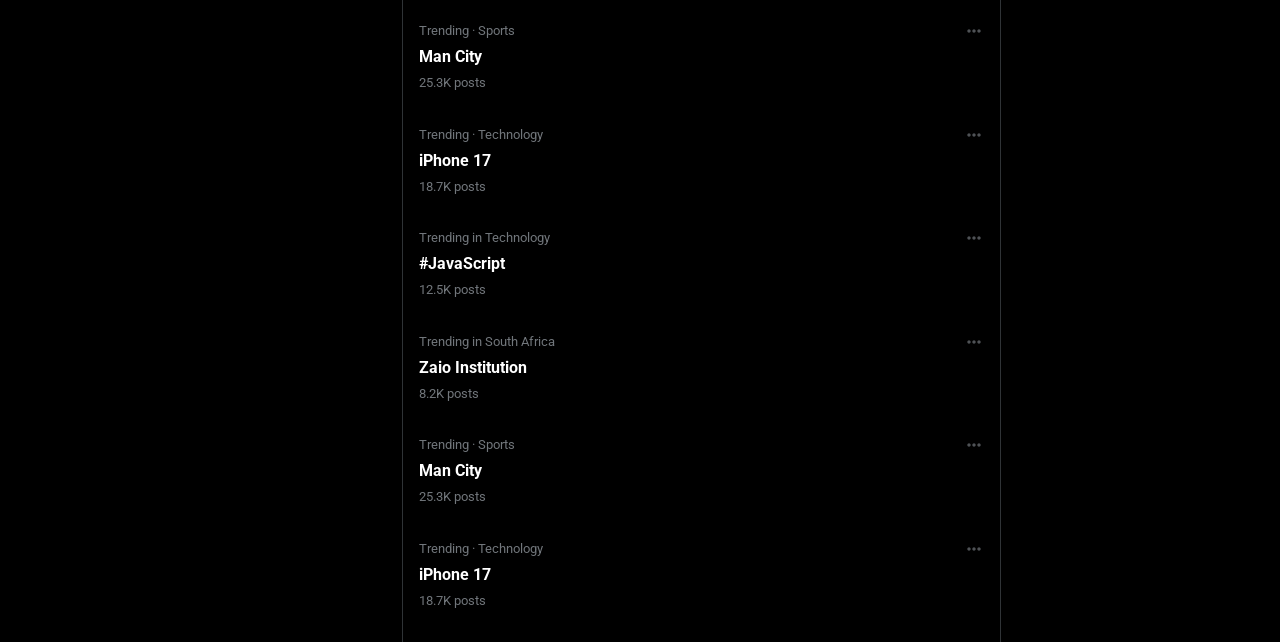
<file: trending.html>
<!doctype html>
<html lang="en">
  <head>
    <meta charset="UTF-8" />
    <meta name="viewport" content="width=device-width, initial-scale=1.0" />
    <title>Trending - Twitter</title>
    <link
      href="https://cdn.jsdelivr.net/npm/bootstrap@5.3.8/dist/css/bootstrap.min.css"
      rel="stylesheet"
      integrity="sha384-sRIl4kxILFvY47J16cr9ZwB07vP4J8+LH7qKQnuqkuIAvNWLzeN8tE5YBujZqJLB"
      crossorigin="anonymous"
    />
    <link
      rel="stylesheet"
      href="https://cdn.jsdelivr.net/npm/bootstrap-icons@1.13.1/font/bootstrap-icons.min.css"
    />
    <link
      rel="stylesheet"
      href="https://fonts.googleapis.com/css2?family=Material+Symbols+Outlined:opsz,wght,FILL,GRAD@20..48,100..700,0..1,-50..200"
    />
    <link rel="stylesheet" href="styles.css" />
    <link rel="stylesheet" href="responsive.css" />
  </head>
  <body class="trending-page">
    <div class="main-body">
      <div
        class="header d-flex flex-column align-items-end justify-content-between"
      >
        <div class="sidebar">
          <div class="side-bar-links">
            <div class="logo">
              <div class="logo-item px-3">
                <i class="fs-3 bi bi-twitter-x"></i>
              </div>
            </div>
            <div class="sidebar-item">
              <a
                href="index.html"
                class="s-item item fw-bold fs-5 text-decoration-none text-white"
              >
                <span class="material-symbols-outlined"> home </span>
                Home</a
              >
            </div>
            <div class="sidebar-item">
              <a
                href="explore.html"
                class="s-item item fs-5 fw-medium text-decoration-none text-white"
              >
                <i class="fs-4 bi bi-search"></i> Explore</a
              >
            </div>
            <div class="sidebar-item">
              <span class="s-item item fs-5 fw-medium">
                <i class="fs-4 bi bi-bell"></i>
                Notifications</span
              >
            </div>
            <div class="sidebar-item">
              <span class="s-item item fs-5 fw-medium">
                <span class="material-symbols-outlined"> mail </span> Chat</span
              >
            </div>
            <div class="sidebar-item">
              <span class="s-item item fs-5 fw-medium">
                <img src="assets/grok.svg" alt="grok" /> Grok</span
              >
            </div>
            <div class="sidebar-item">
              <span class="s-item item fs-5 fw-medium">
                <i class="fs-5 bi bi-bookmark"></i>
                Bookmarks</span
              >
            </div>
            <div class="sidebar-item">
              <span class="s-item item fs-5 fw-medium">
                <span class="material-symbols-outlined"> article </span
                >Article</span
              >
            </div>
            <div class="sidebar-item">
              <span class="s-item item fs-5 fw-medium">
                <span class="material-symbols-outlined"> person </span>
                Profile</span
              >
            </div>
            <div class="sidebar-item">
              <span class="s-item item fs-5 fw-medium">
                <span class="material-symbols-outlined"> pending </span>
                More</span
              >
            </div>
            <div
              class="tweet bg-white d-flex align-items-center justify-content-center"
            >
              <span class="bg-white text-dark fs-6 fw-bold">Post</span>
            </div>
          </div>
          <div class="profile">
            <div class="sidebar-footer d-flex mb-3">
              <div class="header-footer-img">
                <span><img src="assets/myProfile.png" alt="my profile" /></span>
              </div>
              <div class="header-footer-profile">
                <span>Sibusiso Masilela</span>
                <span class="header-profile-email">@sibusiso</span>
              </div>
              <div class="header-footer-icon">
                <span><img src="assets/dots.svg" alt="dots" /></span>
              </div>
            </div>
          </div>
        </div>
      </div>
      <div class="main">
        <!-- Search Bar -->
        <div class="explore-search">
          <div class="search-container">
            <i class="bi bi-search"></i>
            <input type="text" placeholder="Search Twitter" />
          </div>
          <div class="explore-search-setting">
            <i class="fs-5 bi bi-gear"></i>
          </div>
        </div>

        <!-- Trending Tabs -->
        <div class="trending-tabs">
          <div class="tab">
            <a href="explore.html" class="text-decoration-none text-white"
              >For you</a
            >
          </div>
          <div class="tab active">Trending</div>
          <div class="tab">News</div>
          <div class="tab">Sports</div>
          <div class="tab">Entertainment</div>
        </div>

        <!-- Trending Content Container -->
        <!-- Trending Content -->
        <div class="trending-content">
          <div class="trending-item">
            <div class="trending-category">
              <span>Trending in Technology</span>
              <img src="assets/dots.svg" alt="dots" />
            </div>
            <div class="trending-title">#JavaScript</div>
            <div class="trending-posts">12.5K posts</div>
          </div>

          <div class="trending-item">
            <div class="trending-category">
              <span>Trending in South Africa</span>
              <img src="assets/dots.svg" alt="dots" />
            </div>
            <div class="trending-title">Zaio Institution</div>
            <div class="trending-posts">8.2K posts</div>
          </div>

          <div class="trending-item">
            <div class="trending-category">
              <span>Trending · Sports</span>
              <img src="assets/dots.svg" alt="dots" />
            </div>
            <div class="trending-title">Man City</div>
            <div class="trending-posts">25.3K posts</div>
          </div>

          <div class="trending-item">
            <div class="trending-category">
              <span>Trending · Technology</span>
              <img src="assets/dots.svg" alt="dots" />
            </div>
            <div class="trending-title">iPhone 17</div>
            <div class="trending-posts">18.7K posts</div>
          </div>
          <div class="trending-item">
            <div class="trending-category">
              <span>Trending in Technology</span>
              <img src="assets/dots.svg" alt="dots" />
            </div>
            <div class="trending-title">#JavaScript</div>
            <div class="trending-posts">12.5K posts</div>
          </div>

          <div class="trending-item">
            <div class="trending-category">
              <span>Trending in South Africa</span>
              <img src="assets/dots.svg" alt="dots" />
            </div>
            <div class="trending-title">Zaio Institution</div>
            <div class="trending-posts">8.2K posts</div>
          </div>

          <div class="trending-item">
            <div class="trending-category">
              <span>Trending · Sports</span>
              <img src="assets/dots.svg" alt="dots" />
            </div>
            <div class="trending-title">Man City</div>
            <div class="trending-posts">25.3K posts</div>
          </div>

          <div class="trending-item">
            <div class="trending-category">
              <span>Trending · Technology</span>
              <img src="assets/dots.svg" alt="dots" />
            </div>
            <div class="trending-title">iPhone 17</div>
            <div class="trending-posts">18.7K posts</div>
          </div>
          <div class="trending-item">
            <div class="trending-category">
              <span>Trending in Technology</span>
              <img src="assets/dots.svg" alt="dots" />
            </div>
            <div class="trending-title">#JavaScript</div>
            <div class="trending-posts">12.5K posts</div>
          </div>

          <div class="trending-item">
            <div class="trending-category">
              <span>Trending in South Africa</span>
              <img src="assets/dots.svg" alt="dots" />
            </div>
            <div class="trending-title">Zaio Institution</div>
            <div class="trending-posts">8.2K posts</div>
          </div>

          <div class="trending-item">
            <div class="trending-category">
              <span>Trending · Sports</span>
              <img src="assets/dots.svg" alt="dots" />
            </div>
            <div class="trending-title">Man City</div>
            <div class="trending-posts">25.3K posts</div>
          </div>

          <div class="trending-item">
            <div class="trending-category">
              <span>Trending · Technology</span>
              <img src="assets/dots.svg" alt="dots" />
            </div>
            <div class="trending-title">iPhone 17</div>
            <div class="trending-posts">18.7K posts</div>
          </div>
          <div class="trending-item">
            <div class="trending-category">
              <span>Trending in Technology</span>
              <img src="assets/dots.svg" alt="dots" />
            </div>
            <div class="trending-title">#JavaScript</div>
            <div class="trending-posts">12.5K posts</div>
          </div>

          <div class="trending-item">
            <div class="trending-category">
              <span>Trending in South Africa</span>
              <img src="assets/dots.svg" alt="dots" />
            </div>
            <div class="trending-title">Zaio Institution</div>
            <div class="trending-posts">8.2K posts</div>
          </div>

          <div class="trending-item">
            <div class="trending-category">
              <span>Trending · Sports</span>
              <img src="assets/dots.svg" alt="dots" />
            </div>
            <div class="trending-title">Man City</div>
            <div class="trending-posts">25.3K posts</div>
          </div>

          <div class="trending-item">
            <div class="trending-category">
              <span>Trending · Technology</span>
              <img src="assets/dots.svg" alt="dots" />
            </div>
            <div class="trending-title">iPhone 17</div>
            <div class="trending-posts">18.7K posts</div>
          </div>
          <div class="trending-item">
            <div class="trending-category">
              <span>Trending in Technology</span>
              <img src="assets/dots.svg" alt="dots" />
            </div>
            <div class="trending-title">#JavaScript</div>
            <div class="trending-posts">12.5K posts</div>
          </div>

          <div class="trending-item">
            <div class="trending-category">
              <span>Trending in South Africa</span>
              <img src="assets/dots.svg" alt="dots" />
            </div>
            <div class="trending-title">Zaio Institution</div>
            <div class="trending-posts">8.2K posts</div>
          </div>

          <div class="trending-item">
            <div class="trending-category">
              <span>Trending · Sports</span>
              <img src="assets/dots.svg" alt="dots" />
            </div>
            <div class="trending-title">Man City</div>
            <div class="trending-posts">25.3K posts</div>
          </div>

          <div class="trending-item">
            <div class="trending-category">
              <span>Trending · Technology</span>
              <img src="assets/dots.svg" alt="dots" />
            </div>
            <div class="trending-title">iPhone 17</div>
            <div class="trending-posts">18.7K posts</div>
          </div>
        </div>
      </div>

      <!-- Right Sidebar with Today's News and Who to Follow -->
      <div class="footer">
        <div class="searchbar rounded-pill mx-3">
          <span><i class="fs-6 bi bi-search"></i></span>
          <input class="border-0" type="text" placeholder="search" />
        </div>
        <div class="today-news">
          <div class="news-title">
            <span>
              <h5 class="fw-bold">Today's News</h5>
              <i class="fs-4 bi bi-x"></i
            ></span>
          </div>
          <div class="news">
            <div class="n-title">
              <span class="fw-bold fs-7"
                >Motorcyclist survives high-speed collision with car in
                Nigeria</span
              >
            </div>
            <div class="n-details">
              <span class="small-detail"
                >Trending now · News · 1,492 posts</span
              >
            </div>
          </div>
          <div class="news">
            <div class="n-title">
              <span class="fw-bold fs-7"
                >Motorcyclist survives high-speed collision with car in
                Nigeria</span
              >
            </div>
            <div class="n-details">
              <span class="small-detail"
                >Trending now · News · 1,492 posts</span
              >
            </div>
          </div>
          <div class="news">
            <div class="n-title">
              <span class="fw-bold fs-7"
                >Motorcyclist survives high-speed collision with car in
                Nigeria</span
              >
            </div>
            <div class="n-details">
              <span class="small-detail"
                >Trending now · News · 1,492 posts</span
              >
            </div>
          </div>
        </div>
        <div class="sticky-footer">
          <div class="who-to-follow">
            <div class="follow-title">
              <span>
                <h5 class="fw-bold">Who to follow</h5>
              </span>
            </div>
            <div class="follow">
              <div class="follow-details">
                <div class="follow-image">
                  <img src="assets/zaio.png" alt="zaio" />
                </div>
                <div class="follow-profile">
                  <span class="follow-profile fw-bolder">
                    Zaio Institution</span
                  >
                  <span class="follow-acc">@zaio_institution</span>
                </div>
              </div>
              <div class="follow-button">
                <button
                  class="btn border border-0 w-78 bg-white fw-bold text-dark rounded-pill"
                >
                  Follow
                </button>
              </div>
            </div>
            <div class="follow">
              <div class="follow-details">
                <div class="follow-image">
                  <img src="assets/w3schools.png" alt="w3schools" />
                </div>
                <div class="follow-profile">
                  <span class="follow-profile fw-bolder">W3Schools</span>
                  <span class="follow-acc">@w3schoolsonline</span>
                </div>
              </div>
              <div class="follow-button">
                <button
                  class="btn border border-0 w-78 bg-white fw-bold text-dark rounded-pill"
                >
                  Follow
                </button>
              </div>
            </div>
            <div class="follow">
              <div class="follow-details">
                <div class="follow-image">
                  <img src="assets/geek4geeks.png" alt="geeksforgeeks" />
                </div>
                <div class="follow-profile">
                  <span class="follow-profile fw-bolder">GeeksforGeeks</span>
                  <span class="follow-acc">@geeksforgeeks</span>
                </div>
              </div>
              <div class="follow-button">
                <button
                  class="btn border border-0 w-78 bg-white fw-bold text-dark rounded-pill"
                >
                  Follow
                </button>
              </div>
            </div>

            <div class="show-more">
              <span>Show more</span>
            </div>
          </div>
          <div class="footer-details">
            <div class="f-detail">
              <span>Terms of Service |</span>
              <span>Privacy Policy |</span>
              <span>Cookie Policy |</span>
              <span>Accessibility |</span>
              <span>Ads info |</span>
              <span>More<img src="assets/dots.svg" alt="dots" /></span>
              <span>©2026XCorp.</span>
            </div>
          </div>
        </div>
      </div>
    </div>
    <script src="script.js"></script>
  </body>
</html>
</file>
<file: styles.css>
@import url("https://fonts.googleapis.com/css2?family=Roboto:ital,wght@0,100..900;1,100..900&display=swap");

* {
  margin: 0;
  padding: 0;
  font-family: "Roboto", sans-serif;
  background-color: black;
  color: white;
  box-sizing: border-box;
}

body {
  overflow-x: hidden;
}

.main-body {
  margin: 0;
  min-height: 100vh;
  background-color: black;
  display: flex;
  width: 100vw;
}

.header,
.main,
.footer {
  flex: 0 0 auto;
  min-height: 100vh;
  box-sizing: border-box;
}

.header {
  width: 402.9px;
  border-right: 1px solid #2f3336;
  padding: 10px;
  position: static;
}

.main {
  border-right: 1px solid #2f3336;
  display: flex;
  flex-direction: column;
  color: white;
  width: 598.4px;
}

.sidebar {
  height: 100%;
  position: fixed;
  display: flex;
  flex-direction: column;
  justify-content: space-between;
}

.logo {
  width: 259px;
}

.logo-item {
  height: 50.4px;
  width: 50.4px;
}

.side-bar-links {
  width: 259px;
}

.sidebar-item {
  height: 50.25px;
  width: 259px;
  display: flex;
  align-items: center;
  margin: 0 10px 0 10px;
  cursor: pointer;
}

/* .sidebar-item .s-item {
  width: 100%;
} */

.s-item:hover {
  background-color: rgba(255, 255, 255, 0.1);
  border-radius: 25px;
}

.item {
  display: flex;
  padding: 8px;
  align-items: center;
  gap: 20px;
}

.item img {
  height: 25px;
}

.material-symbols-outlined {
  height: 26.25px;
  width: 24px;
}

.tweet {
  height: 52px;
  width: 233.1px;
  border-radius: 25px;
  margin-top: 5px;
  cursor: pointer;
}

.tweet:hover {
  background-color: rgba(0, 0, 0, 0.05);
}

.profile {
  width: 259px;
  height: 65.26px;
  padding: 12px;
  margin-bottom: 20px;
}

.siderbar-footer {
  height: 50px;
  width: 259px;
}

.header-footer-img img {
  height: 40px;
  border-radius: 50%;
  margin-right: 10px;
}

.header-footer-profile {
  width: 140px;
}

.header-profile-email {
  font-size: 15px;
  color: #71767b;
}
/* Main */

.main-top {
  display: flex;
  height: 53px;
  border-bottom: 1px solid #2f3336;
  position: sticky;
  top: 0;
}

.top-left,
.top-right {
  width: 50%;
  height: 100%;
  display: flex;
  justify-content: center;
  align-items: center;
  color: rgb(113, 118, 123);
}

.message {
  height: 53px;
  width: 515.2px;
}

.message-profile {
  width: 40px;
}

.globe {
  display: block;
  width: 520px;
  height: 36.8px;
  font-size: 14px;
  color: rgb(29, 155, 240);
  margin-left: 60px;
  border-bottom: 1px solid #2f3336;
}

.message-icons {
  margin: 10px 0 3px 60px;
  padding-bottom: 8px;
  width: 520px;
  display: flex;
  justify-content: space-between;
}

.message-icon-item {
  width: 65%;
  display: flex;
  justify-content: space-between;
}

.message-icon img {
  height: 20px;
}

.post {
  background-color: #787a7a;
  width: 66.34px;
  height: 36px;
}

.num-post {
  width: 100%;
  height: 48px;
  color: rgb(29, 155, 240);
  border-top: 1px solid #2f3336;
  border-bottom: 1px solid #2f3336;
}

.text {
  color: rgb(29, 155, 240);
  padding-top: 10px;
}

.x-post-profile-img img {
  height: 40px;
  border-radius: 50%;
}

.x-post-profile {
  display: flex;
  justify-content: space-between;
  margin: 15px;
}

.x-post-profile-details {
  margin-right: 115px;
}

.codeCamp {
  margin-right: 155px;
}

.react {
  margin-right: 270px;
}

.react-pic img {
  width: 600px;
}

.x-post-date {
  font-size: 15px;
  color: #71767b;
}

.x-icons .grey_grok img {
  height: 20px;
}

.x-post-details {
  margin: 0 25px 0 55px;
  display: flex;
  flex-direction: column;
  gap: 15px;
}

.post-details-pics img {
  height: 510px;
  width: 408px;
  border-radius: 20px;
}

.post-footer {
  height: 32px;
  width: 100%;
  display: flex;
  justify-content: space-between;
  align-items: center;
  margin: 15px 0 0 0;
  padding: 0 5px 15px 30px;
  border-bottom: 1px solid #2f3336;
}

.num-impression {
  color: #71767b;
  font-size: 13px;
}

.footer-icon .impression {
  height: 18px;
}

/* Like count styling */
.like-count {
  color: #71767b;
  font-size: 13px;
  margin-left: 4px;
}

.footer-icon:hover .like-count {
  color: #f91880;
}

/* Post Footer Icon Hover Effects */
.footer-icon:hover .bi-chat {
  color: #1d9bf0 !important;
}

.footer-icon:hover .bi-heart {
  color: #f91880 !important;
}

/* Footer section*/

.footer {
  padding: 16px;
  width: 400px;
  height: 1214px;
  position: sticky;
  top: 0;
  transition: all 0.3s ease;
}

.searchbar {
  height: 40px;
  width: 346.8px;
  border: 1px solid #2f3336;
  position: sticky;
  top: 0;
  transition: all 0.3s ease;
}

.searchbar input {
  height: 100%;
  width: 80%;
}
.searchbar span {
  height: 1px;
  margin-left: 12px;
  margin-right: 5px;
  padding-top: 5px;
}

.today-news {
  width: 348.8px;
  height: 362px;
  border: 1px solid #2f3336;
  border-radius: 20px;
  margin: 15px;
}

.news-title {
  margin: 12px 16px;
  width: 310px;
  height: 30px;
}

.news-title span {
  display: flex;
  align-items: center;
  justify-content: space-between;
}

.news {
  margin: 16px;
}

.small-detail {
  font-size: 13px;
  color: #71767b;
}

.w-details {
  display: flex;
  justify-content: space-between;
}

.w-details img {
  height: 20px;
}

.show-more {
  margin: 15px;
}

.show-more span {
  color: rgb(29, 155, 240);
}

.sticky-footer {
  position: sticky;
  top: 0;
}

.who-to-follow {
  width: 348.8px;
  height: 300px;
  border: 1px solid #2f3336;
  border-radius: 20px;
  margin: 15px;
  position: sticky;
  top: 1;
  transition: all 0.3s ease;
}

.follow-title {
  margin: 12px 16px 5px;
  width: 310px;
  height: 25px;
}

.follow {
  height: 65.26px;
  width: 300px;
  margin: 0px 0px 0px 16px;
  display: flex;
  justify-content: space-between;
  align-items: center;
}

.follow-details {
  display: flex;
  align-items: center;
  gap: 5px;
  line-height: 1.2;
}

.follow-image img {
  height: 40px;
  width: 40px;
  border-radius: 50%;
  vertical-align: middle;
}

.follow-acc {
  color: #71767b;
  font-size: 0.9rem;
}

.footer-details {
  height: 48px;
  width: 350px;
}

.f-detail {
  padding: 0 30px;
}

.footer-details span {
  width: 92px;
  font-size: 11px;
  color: #71767b;
}

.footer-details span img {
  width: 15px;
}

/* Post Modal Styles */
.post-modal {
  display: none;
  position: fixed;
  top: 0;
  left: 0;
  width: 100%;
  height: 100%;
  z-index: 1000;
}

.post-modal.active {
  display: block;
}

.modal-overlay {
  position: absolute;
  top: 0;
  left: 0;
  width: 100%;
  height: 100%;
  background-color: rgba(0, 0, 0, 0.8);
  display: flex;
  justify-content: center;
  align-items: center;
  animation: fadeIn 0.3s ease-out;
}

.modal-content {
  background-color: black;
  border: 1px solid #2f3336;
  border-radius: 20px;
  width: 90%;
  max-width: 600px;
  max-height: 90vh;
  overflow-y: auto;
  position: relative;
  animation: slideUp 0.3s ease-out;
}

.modal-header {
  padding: 15px 20px;
  border-bottom: 1px solid #2f3336;
  display: flex;
  justify-content: flex-end;
  align-items: center;
  position: sticky;
  top: 0;
  background-color: black;
  z-index: 10;
}

.close-btn {
  background: none;
  border: none;
  color: white;
  font-size: 24px;
  cursor: pointer;
  padding: 5px;
  border-radius: 50%;
  width: 35px;
  height: 35px;
  display: flex;
  align-items: center;
  justify-content: center;
  transition: background-color 0.2s;
}

.close-btn:hover {
  background-color: rgba(255, 255, 255, 0.1);
}

.modal-body {
  padding: 20px;
}

.modal-body .x-post {
  border: none;
  cursor: default;
}

.modal-body .x-post:hover {
  background-color: transparent;
}

/* Animations */
@keyframes fadeIn {
  from {
    opacity: 0;
  }
  to {
    opacity: 1;
  }
}

@keyframes slideUp {
  from {
    transform: translateY(50px);
    opacity: 0;
  }
  to {
    transform: translateY(0);
    opacity: 1;
  }
}

/* Explore Page Styles */
.explore-search {
  padding: 16px;
  display: flex;
  justify-content: space-between;
  align-content: center;
  border-bottom: 1px solid #2f3336;
}

.search-container {
  position: relative;
  background-color: transparent;
  width: 500px;
  border: 1px solid #2f3336;
  border-radius: 25px;
  padding: 10px 12px;
  display: flex;
  align-items: center;
  gap: 12px;
}

.search-container i {
  color: #71767b;
}

.search-container input {
  background: none;
  border: none;
  color: white;
  outline: none;
  width: 70%;
  font-size: 16px;
}

.search-container input::placeholder {
  color: #71767b;
}

.today-news-content {
  border-bottom: 1px solid #2f3336;
  margin: 15px;
}

.trending-tabs {
  display: flex;
  border-bottom: 1px solid #2f3336;
  overflow-x: auto;
  scrollbar-width: none;
}

.trending-tabs::-webkit-scrollbar {
  display: none;
}

.tab {
  padding: 16px 20px;
  color: #71767b;
  font-weight: 500;
  cursor: pointer;
  white-space: nowrap;
  transition: color 0.2s;
  border-bottom: 4px solid transparent;
}

.tab:hover {
  color: white;
}

.tab.active {
  color: white;
  border-bottom-color: #1d9bf0;
  font-weight: 700;
}

.trending-content {
  padding: 16px 0;
}

.trending-item {
  padding: 16px;
  cursor: pointer;
  transition: background-color 0.2s;
}

.trending-item:hover {
  background-color: rgba(255, 255, 255, 0.03);
}

.trending-category {
  display: flex;
  justify-content: space-between;
  align-items: center;
  margin-bottom: 4px;
}

.trending-category span {
  color: #71767b;
  font-size: 13px;
}

.trending-category img {
  width: 20px;
  height: 20px;
  opacity: 0.7;
}

.trending-title {
  font-weight: 700;
  font-size: 16px;
  margin-bottom: 4px;
}

.trending-posts {
  color: #71767b;
  font-size: 13px;
}

/* Active sidebar item styling */
.sidebar-item .active {
  color: white;
  font-weight: 700;
}

/* Post Detail Page Styles */
.post-detail-container {
  border-bottom: 1px solid #2f3336;
}

.post-detail-container .x-post {
  border-bottom: none;
  cursor: default;
}

.post-detail-container .x-post:hover {
  background-color: transparent;
}

.main-top .top-left {
  display: flex;
  align-items: center;
  gap: 15px;
}

.main-top .top-left i {
  cursor: pointer;
  font-size: 20px;
}

.reply-section {
  padding: 20px;
  border-bottom: 1px solid #2f3336;
}

.reply-input {
  display: flex;
  gap: 15px;
}

.reply-profile {
  width: 40px;
  height: 40px;
  display: flex;
  align-items: center;
  justify-content: center;
}

.reply-content {
  flex: 1;
}

.reply-content textarea {
  width: 100%;
  background: transparent;
  border: none;
  color: white;
  outline: none;
  resize: none;
  font-size: 16px;
  font-family: inherit;
  min-height: 60px;
}

.reply-content textarea::placeholder {
  color: #71767b;
}

.reply-icons {
  display: flex;
  justify-content: space-between;
  align-items: center;
  margin-top: 10px;
  padding-top: 10px;
  border-top: 1px solid #2f3336;
}

.reply-btn {
  background-color: #787a7a;
  width: 66.34px;
  height: 36px;
  font-size: 14px;
}

.reply-btn:hover {
  background-color: #1d9bf0;
  color: white;
}

/* Trending Page Styles */
.trending-content-container {
  padding: 20px;
  min-height: 400px;
}

.news-title-content span {
  width: 560px;
  display: flex;
  align-items: center;
  justify-content: space-between;
}

.trending-placeholder {
  text-align: center;
  padding: 60px 20px;
  color: #71767b;
  font-size: 18px;
}

.trending-placeholder p {
  margin: 0;
}
</file>
<file: responsive.css>
/* Responsive Design - Phone-only Responsiveness using Bootstrap-style approach */

/* Mobile footer icon layout */
@media (max-width: 575.98px) {
  .footer-icon {
    min-width: auto;
    display: flex;
    flex-direction: row;
    align-items: center;
    gap: 4px;
  }
  
  .footer-icon i,
  .footer-icon img {
    font-size: 20px;
    height: 20px;
  }
  
  .like-count,
  .num-impression {
    font-size: 11px;
    margin-left: 4px;
  }
}

/* Small phones (≤575px) - Bootstrap xs breakpoint */
@media (max-width: 575.98px) {
  .main-body {
    flex-direction: row;
  }
  
  .header {
    width: 280px;
    border-right: none;
    border-bottom: 1px solid #2f3336;
    position: fixed;
    top: 0;
    left: 0;
    height: 100vh;
    z-index: 1000;
    background-color: black;
    transition: transform 0.3s ease-in-out;
    transform-origin: left;
  }
  
  .header.collapsed {
    transform: translateX(-100%);
  }
  
  .sidebar {
    flex-direction: column;
    height: 100vh;
    width: 100%;
    position: relative;
    justify-content: flex-start;
    align-items: stretch;
    padding: 0;
    overflow-y: auto;
  }
  
  .side-bar-links {
    display: flex;
    flex-direction: column;
    align-items: stretch;
    width: 100%;
    gap: 0;
  }
  
  .logo {
    width: 100%;
    justify-content: center;
    padding: 20px 0;
  }
  
  .logo-item {
    height: 40px;
    width: 40px;
  }
  
  .sidebar-item {
    height: 50px;
    width: 100%;
    margin: 0;
    padding: 0 20px;
    display: flex;
    align-items: center;
    justify-content: flex-start;
    gap: 20px;
    border-bottom: 1px solid #2f3336;
  }
  
  .sidebar-item .item {
    font-size: 16px;
    display: flex;
    align-items: center;
    gap: 20px;
  }
  
  .sidebar-item .item i,
  .sidebar-item .item .material-symbols-outlined {
    font-size: 24px;
    height: 24px;
    width: 24px;
  }
  
  .tweet {
    display: flex;
    justify-content: center;
    padding: 15px 20px;
  }
  
  .tweet span {
    background-color: white;
    color: black;
    width: calc(100% - 40px);
    height: 40px;
    border-radius: 20px;
    display: flex;
    align-items: center;
    justify-content: center;
    font-size: 16px;
  }
  
  .profile {
    display: flex;
    justify-content: space-between;
    align-items: center;
    padding: 15px 20px;
    border-bottom: 1px solid #2f3336;
  }
  
  .sidebar-footer {
    display: flex;
    justify-content: space-between;
    align-items: center;
    padding: 10px 20px;
    margin-top: auto;
  }
  
  .header-footer-profile {
    display: flex;
    align-items: center;
    gap: 12px;
  }
  
  .header-footer-img {
    width: 30px;
    height: 30px;
  }
  
  .header-footer-img img {
    width: 100%;
    height: 100%;
    border-radius: 50%;
  }
  
  .header-footer-profile {
    display: flex;
    flex-direction: column;
    align-items: flex-start;
  }
  
  .header-profile-email {
    font-size: 12px;
    color: #71767b;
  }
  
  /* Mobile menu toggle button */
  .mobile-menu-toggle {
    display: flex;
    position: fixed;
    top: 15px;
    left: 15px;
    z-index: 1001;
    background-color: rgba(50, 50, 50, 0.95);
    border: 1px solid rgba(255, 255, 255, 0.3);
    color: white;
    font-size: 20px;
    cursor: pointer;
    padding: 10px;
    border-radius: 8px;
    transition: all 0.3s ease;
    box-shadow: 0 2px 8px rgba(0, 0, 0, 0.6);
    min-width: 44px;
    min-height: 44px;
    align-items: center;
    justify-content: center;
  }
  
  .mobile-menu-toggle:hover {
    background-color: rgba(70, 70, 70, 0.95);
    transform: scale(1.05);
    box-shadow: 0 4px 12px rgba(0, 0, 0, 0.7);
  }
  
  .mobile-menu-toggle.active {
    background-color: rgba(70, 70, 70, 0.95);
  }
  
  .mobile-menu-toggle.active:hover {
    background-color: rgba(90, 90, 90, 0.95);
  }
  
  .main {
    width: 100%;
    margin-left: 0;
    border-right: none;
    padding: 0;
    transition: margin-left 0.3s ease-in-out;
  }
  
  .main.expanded {
    margin-left: 0;
  }
  
  .main-top {
    height: 50px;
    padding: 0 15px;
  }
  
  .top-left,
  .top-right {
    font-size: 16px;
  }
  
  .message {
    width: calc(100% - 30px);
    height: 45px;
    font-size: 16px;
    margin: 0 15px;
  }
  
  .globe {
    width: calc(100% - 30px);
    font-size: 13px;
    margin-left: 15px;
  }
  
  .message-icons {
    width: calc(100% - 30px);
    margin-left: 15px;
    flex-wrap: wrap;
    gap: 8px;
  }
  
  .message-icon img {
    height: 18px;
  }
  
  .x-post {
    border-bottom: 1px solid #2f3336;
  }
  
  .x-post-profile {
    margin: 15px;
  }
  
  .x-post-profile-img img {
    height: 35px;
  }
  
  .x-post-profile-details {
    margin-right: 15px;
  }
  
  .x-post-title {
    font-size: 15px;
    line-height: 1.2;
  }
  
  .x-post-date {
    font-size: 13px;
  }
  
  .x-post-details {
    margin: 0 15px 0 50px;
    font-size: 15px;
    line-height: 1.4;
  }
  
  .post-details-pics img {
    height: 200px;
    width: calc(100% - 30px);
    border-radius: 12px;
  }
  
  .post-footer {
    padding: 15px;
    justify-content: space-around;
  }
  
  .footer-icon {
    min-width: auto;
    display: flex;
    flex-direction: row;
    align-items: center;
    gap: 4px;
  }
  
  .footer-icon i,
  .footer-icon img {
    font-size: 20px;
    height: 20px;
  }
  
  .like-count,
  .num-impression {
    font-size: 11px;
    margin-left: 4px;
  }
  
  .footer {
    display: none;
  }
  
  /* Explore page mobile styles */
  .explore-search {
    padding: 15px;
  }
  
  .search-container {
    padding: 12px 15px;
    width: 100%;
  }
  
  .search-container input {
    font-size: 16px;
  }
  
  .trending-tabs {
    padding: 0 15px;
  }
  
  .tab {
    padding: 12px 15px;
    font-size: 14px;
  }
  
  .trending-item {
    padding: 15px;
  }
  
  .trending-title {
    font-size: 15px;
  }
  
  .trending-posts {
    font-size: 12px;
  }
  
  /* Post detail page mobile styles */
  .reply-section {
    padding: 15px;
  }
  
  .reply-input {
    gap: 12px;
  }
  
  .reply-profile {
    width: 35px;
    height: 35px;
  }
  
  .reply-profile i {
    font-size: 28px;
  }
  
  .reply-content textarea {
    font-size: 15px;
    min-height: 50px;
    padding: 12px;
  }
  
  .reply-icons {
    flex-direction: column;
    gap: 10px;
    align-items: flex-start;
  }
  
  .reply-btn {
    width: 70px;
    height: 35px;
    font-size: 14px;
  }
  
  /* Trending page mobile */
  .trending-content-container {
    padding: 15px;
  }
  
  .trending-placeholder {
    padding: 50px 15px;
    font-size: 16px;
  }
  
  /* Search bar in footer for mobile */
  .searchbar {
    margin: 15px;
    width: calc(100% - 30px);
  }
  
  .searchbar input {
    font-size: 16px;
  }
}

/* Medium phones (576px - 767px) - Bootstrap sm breakpoint */
@media (min-width: 576px) and (max-width: 767.98px) {
  .header {
    width: 280px;
  }
  
  .side-bar-links {
    width: 260px;
  }
  
  .sidebar-item {
    width: 260px;
  }
  
  .main {
    width: calc(100% - 280px);
  }
  
  .footer {
    display: none;
  }
  
  .message {
    width: calc(100% - 80px);
  }
  
  .globe {
    width: calc(100% - 80px);
  }
  
  .message-icons {
    width: calc(100% - 80px);
  }
  
  .x-post-details {
    font-size: 16px;
  }
  
  .post-details-pics img {
    height: 300px;
  }
  
  .explore-search {
    padding: 15px;
  }
  
  .search-container {
    width: 100%;
  }
  
  .trending-tabs {
    padding: 0 15px;
  }
}
</file>
